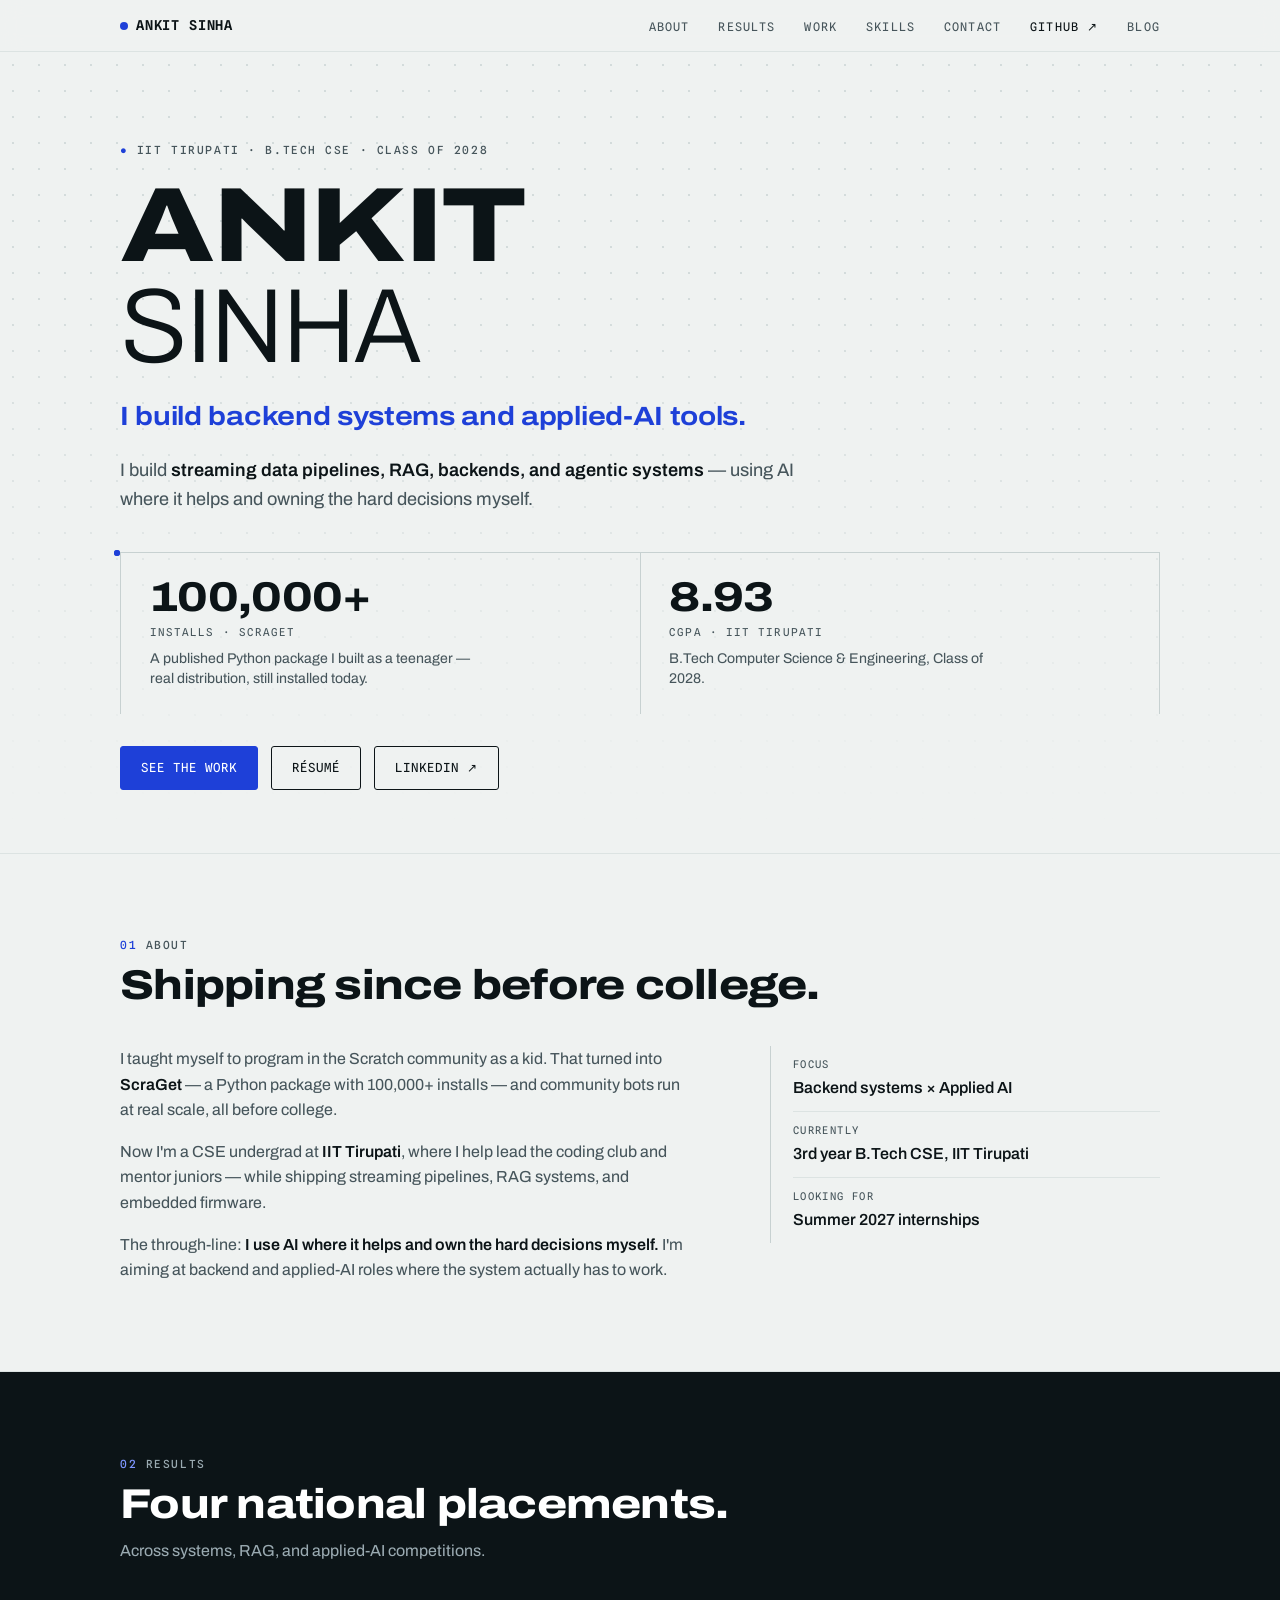
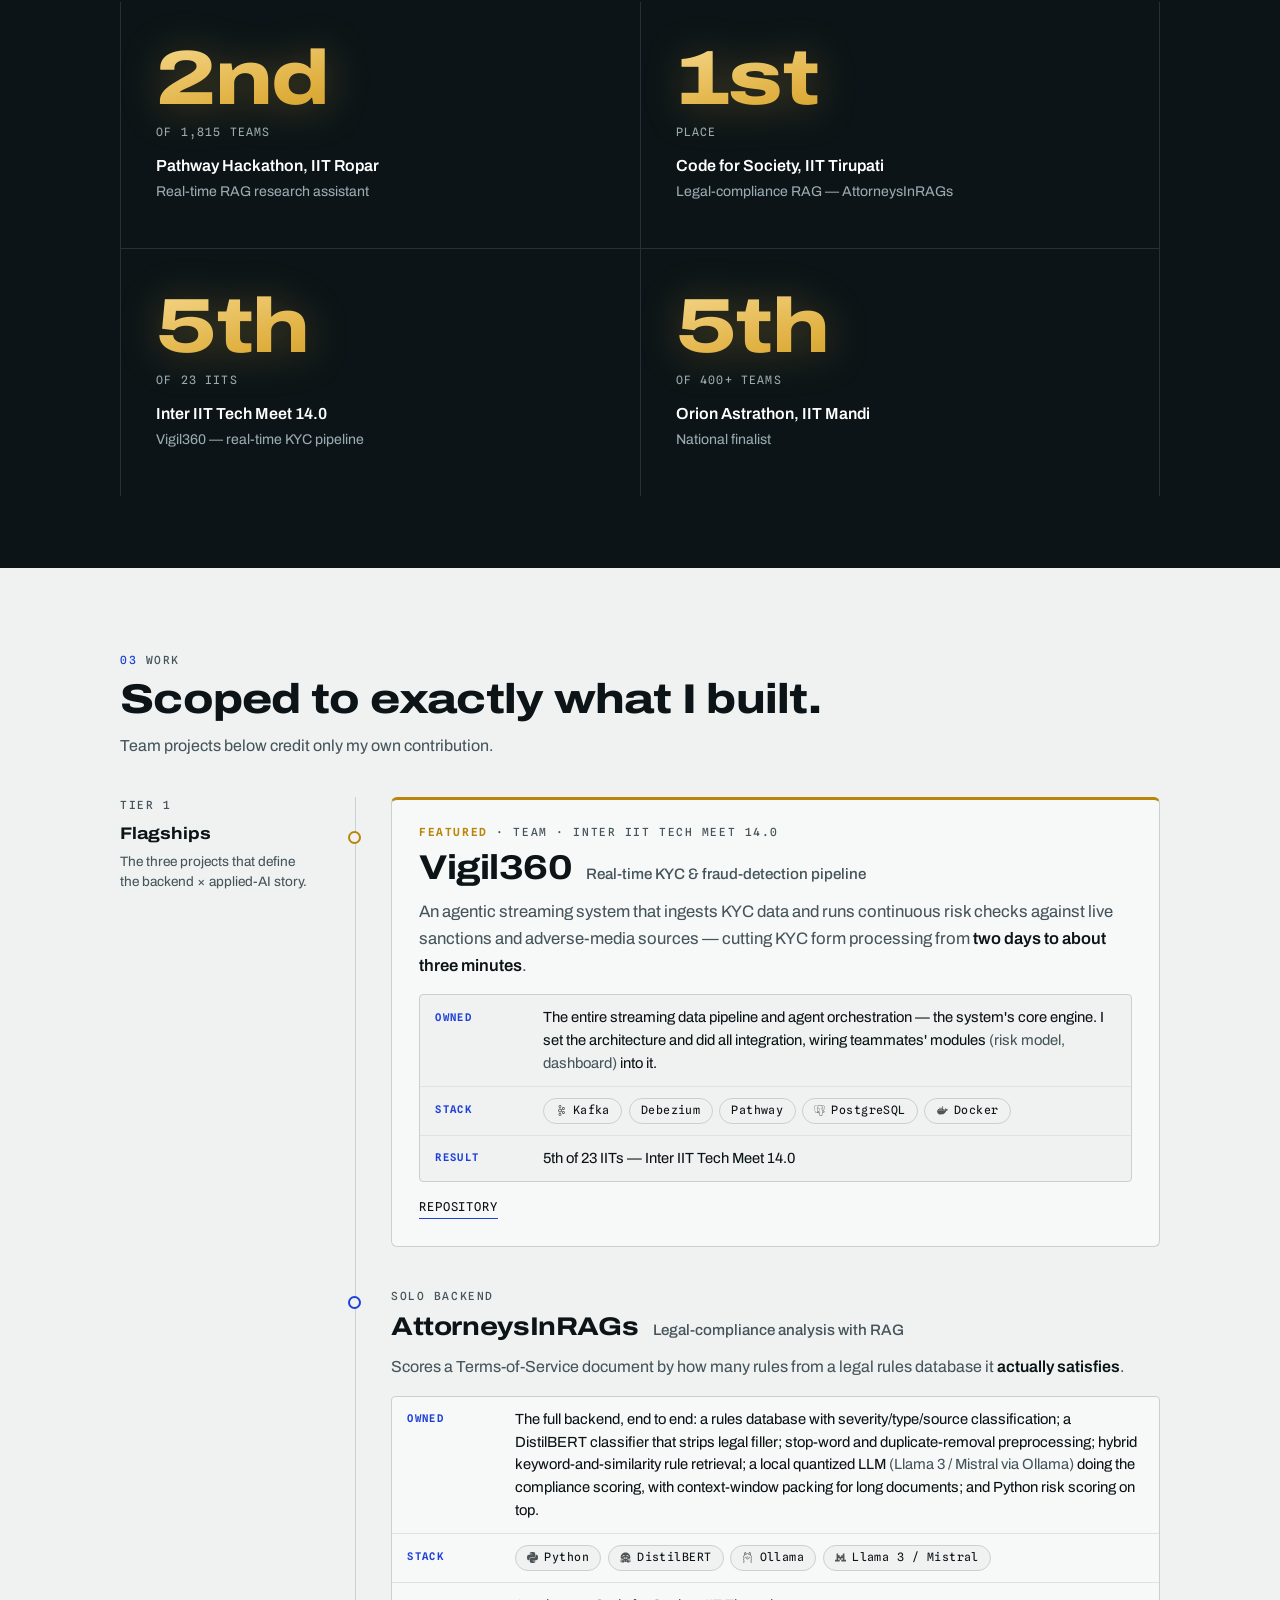
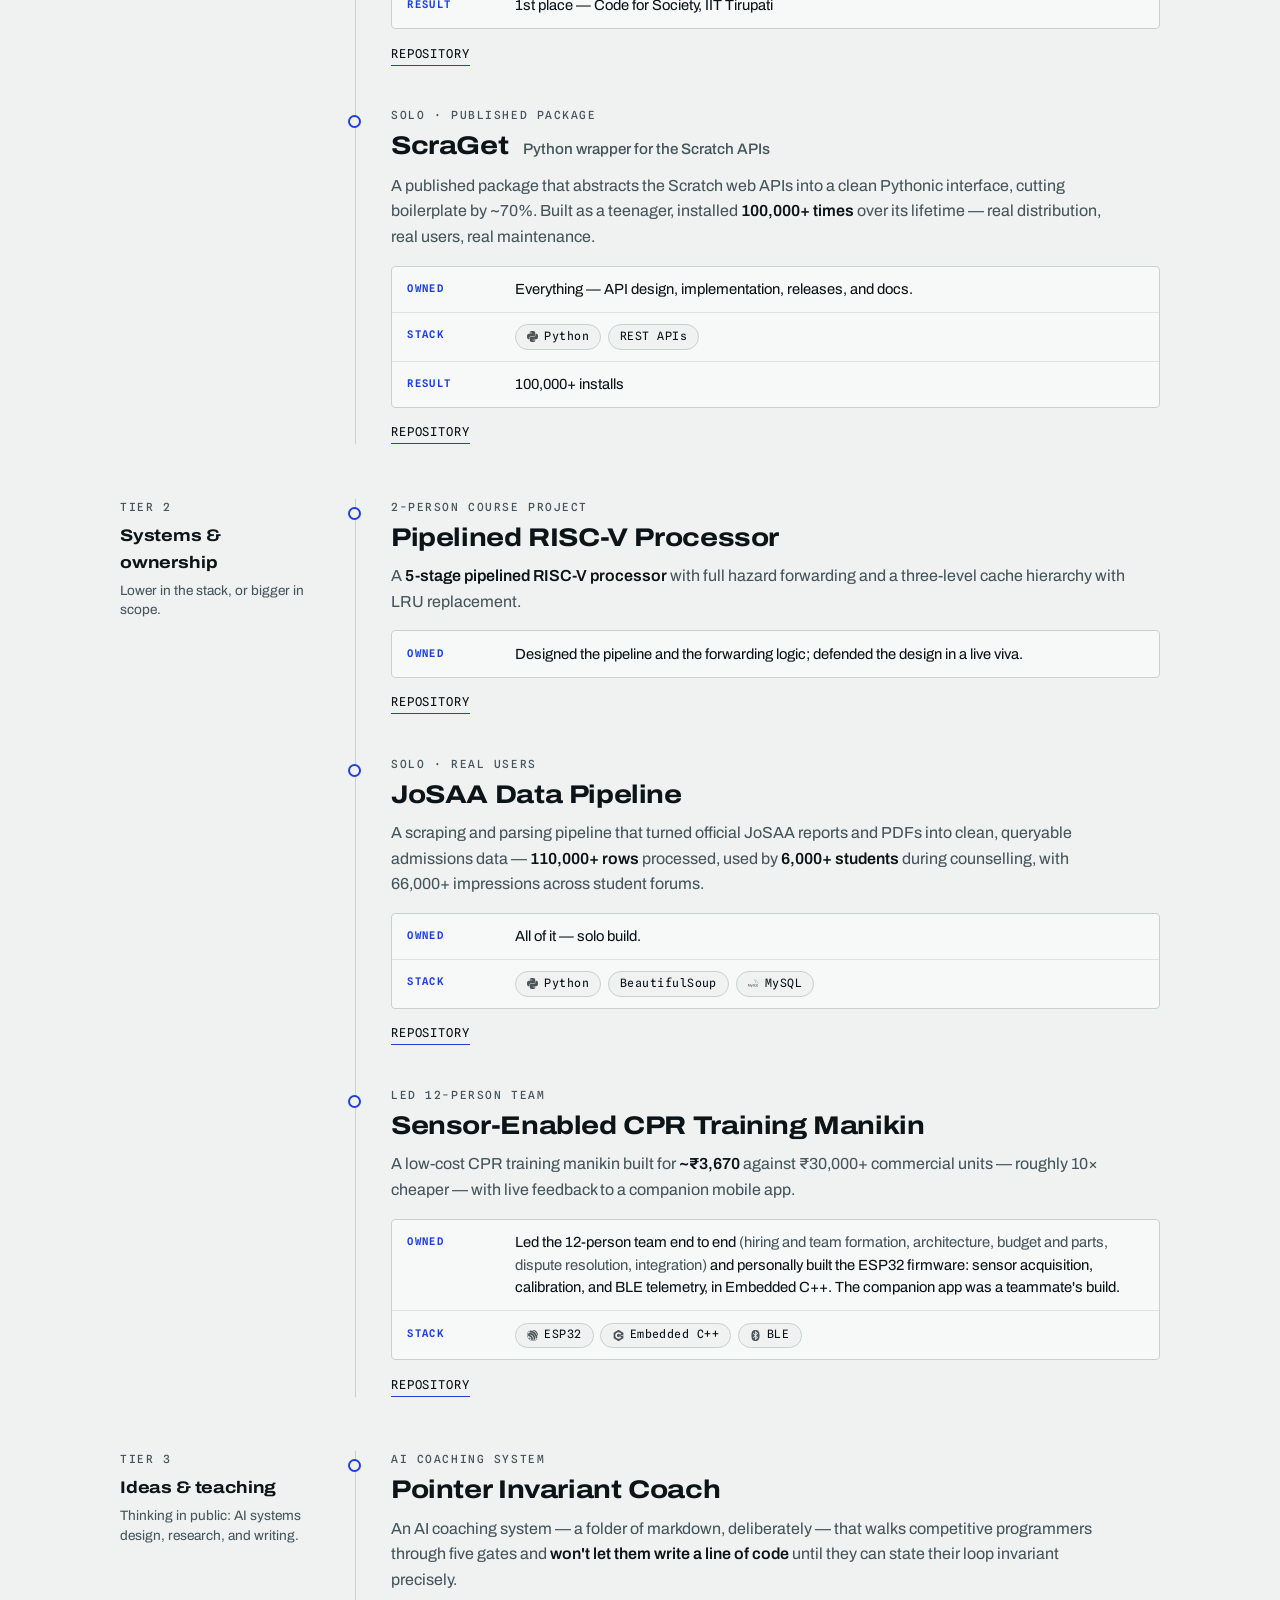
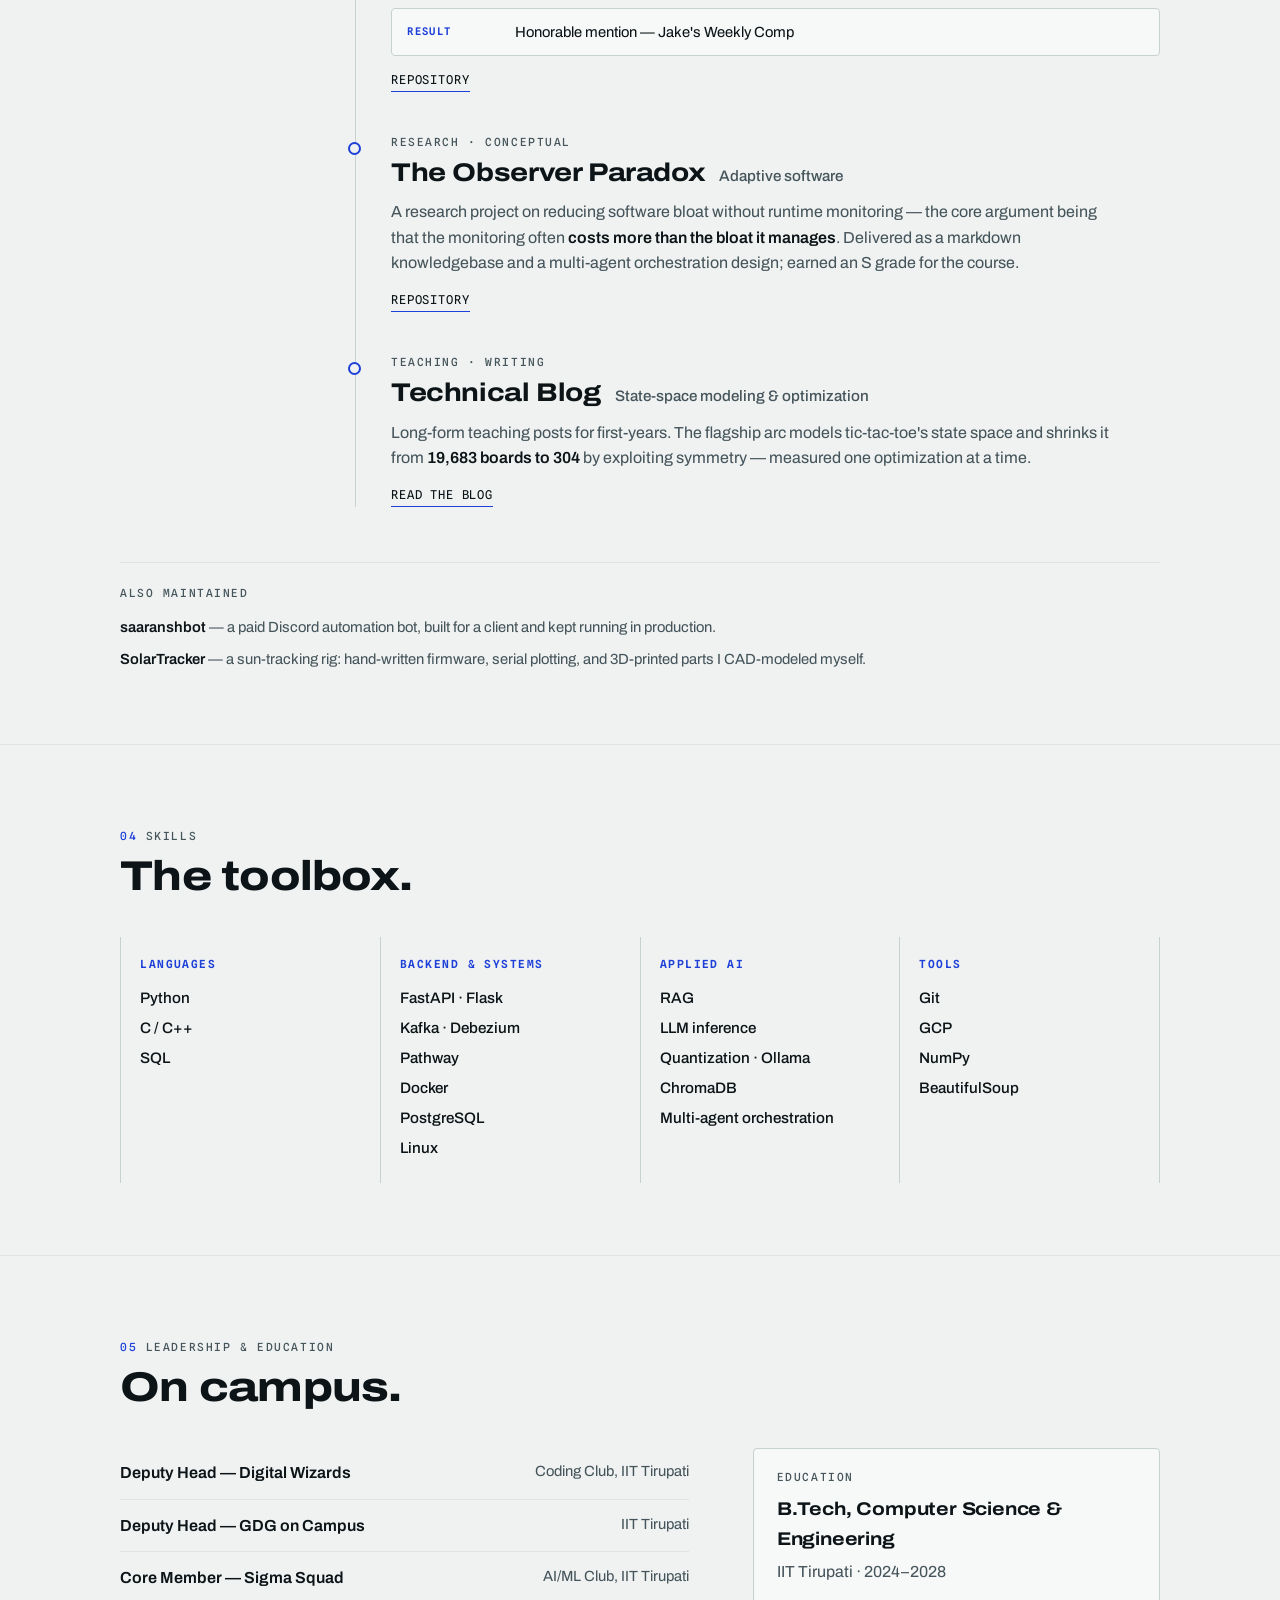
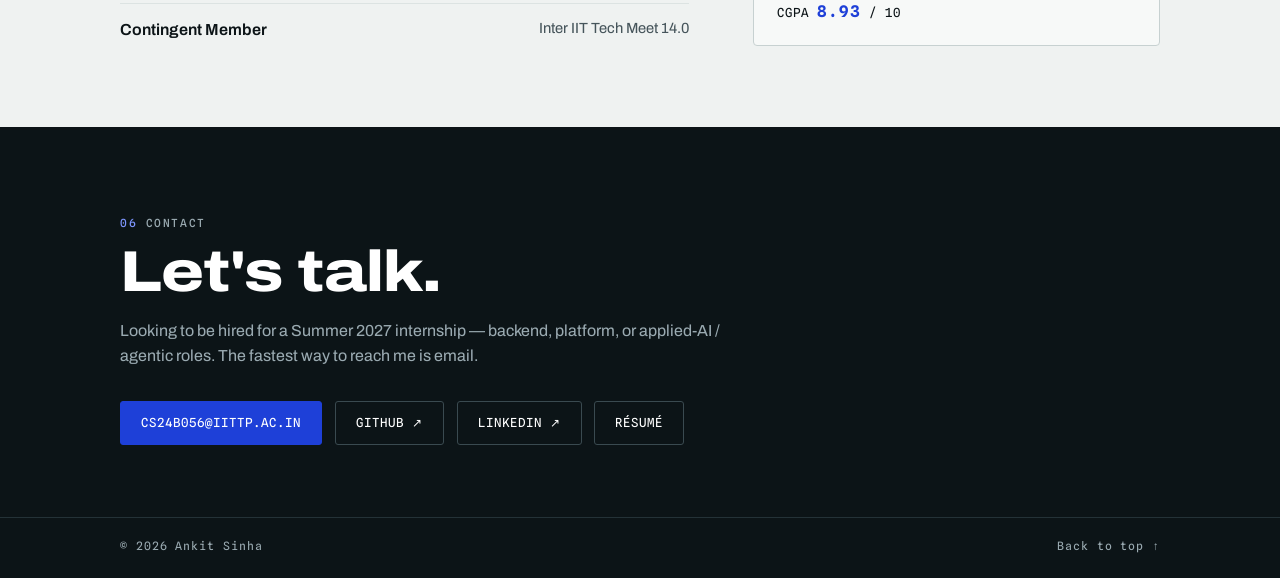
<file: index.html>
<!DOCTYPE html>
<html lang="en">
<head>
<meta charset="UTF-8">
<meta name="viewport" content="width=device-width, initial-scale=1.0">
<title>Ankit Sinha — Backend Systems &amp; Applied AI</title>
<meta name="description" content="Ankit Sinha builds backend systems and applied-AI tools. Third-year CSE at IIT Tirupati: streaming data pipelines, RAG, backends, and agentic systems.">
<link rel="preconnect" href="https://fonts.googleapis.com">
<link rel="preconnect" href="https://fonts.gstatic.com" crossorigin>
<link href="https://fonts.googleapis.com/css2?family=Archivo:wdth,wght@62..125,100..900&family=Spline+Sans+Mono:wght@400;500;600&display=swap" rel="stylesheet">
<style>
/* ============ tokens ============ */
:root{
  --paper:#EFF2F1;
  --paper-raise:#F7F9F8;
  --ink:#0C1417;
  --ink-soft:#46555B;
  --line:#C7D1D1;
  --line-soft:#DCE3E2;
  --cobalt:#1E40D8;
  --cobalt-bright:#7E96FF;   /* for dark band */
  --gold:#B8860B;
  --gold-soft:rgba(184,134,11,.55);
  --cobalt-pulse:rgba(30,64,216,.5);
  --band:#0C1417;
  --band-soft:#9AAAB1;
  --maxw:1120px;
  --display:'Archivo',system-ui,-apple-system,"Segoe UI",sans-serif;
  --mono:'Spline Sans Mono',ui-monospace,'SF Mono',Menlo,Consolas,monospace;
}
*{margin:0;padding:0;box-sizing:border-box}
html{-webkit-text-size-adjust:100%}
@media (prefers-reduced-motion: no-preference){ html{scroll-behavior:smooth} }
body{
  font-family:var(--display);
  font-weight:430;
  background:var(--paper);
  color:var(--ink);
  line-height:1.6;
  font-size:1.0rem;
  text-rendering:optimizeLegibility;
}
::selection{background:var(--cobalt);color:#fff}

a{color:inherit}
a:focus-visible,button:focus-visible{outline:2.5px solid var(--cobalt);outline-offset:3px;border-radius:2px}
img{max-width:100%}

.skip-link{
  position:absolute;left:1rem;top:-4rem;z-index:99;
  background:var(--cobalt);color:#fff;padding:.6rem 1rem;
  font-family:var(--mono);font-size:.8rem;text-decoration:none;border-radius:3px;
  transition:top .15s ease;
}
.skip-link:focus{top:1rem}

.wrap{max-width:var(--maxw);margin:0 auto;padding:0 clamp(1.1rem,4vw,2.5rem)}

/* mono utility label */
.tag{
  font-family:var(--mono);font-size:.7rem;letter-spacing:.14em;
  text-transform:uppercase;color:var(--ink-soft);font-weight:500;
}
.tag .dot{color:var(--cobalt)}

/* ============ nav ============ */
.nav{
  position:sticky;top:0;z-index:50;
  background:color-mix(in srgb, var(--paper) 88%, transparent);
  backdrop-filter:blur(10px);
  border-bottom:1px solid var(--line-soft);
}
.nav-inner{
  max-width:var(--maxw);margin:0 auto;
  padding:.8rem clamp(1.1rem,4vw,2.5rem);
  display:flex;align-items:center;justify-content:space-between;gap:1rem;
}
.nav-mark{
  font-family:var(--mono);font-weight:600;font-size:.85rem;letter-spacing:.06em;
  text-decoration:none;display:flex;align-items:center;gap:.5rem;
}
.nav-mark::before{
  content:"";width:8px;height:8px;border-radius:50%;
  background:var(--cobalt);display:inline-block;
}
.nav-links{display:flex;gap:clamp(.9rem,2.5vw,1.8rem);list-style:none;align-items:center}
.nav-links a{
  font-family:var(--mono);font-size:.74rem;letter-spacing:.1em;text-transform:uppercase;
  text-decoration:none;color:var(--ink-soft);padding:.25rem 0;
  border-bottom:2px solid transparent;
}
.nav-links a:hover{color:var(--ink);border-bottom-color:var(--cobalt)}
.nav-links .gh{color:var(--ink)}
@media (max-width:680px){
  .nav-links li.hide-m{display:none}
}

/* ============ hero ============ */
.hero{
  position:relative;
  padding:clamp(4rem,10vh,7.5rem) 0 clamp(3rem,7vh,5rem);
  background-image:radial-gradient(color-mix(in srgb, var(--line) 70%, transparent) 1px, transparent 1px);
  background-size:26px 26px;
  border-bottom:1px solid var(--line-soft);
}
.hero::after{ /* fade the dot grid toward the bottom */
  content:"";position:absolute;inset:0;pointer-events:none;
  background:linear-gradient(180deg, transparent 30%, var(--paper) 96%);
}
.hero .wrap{position:relative;z-index:1}
.hero h1{
  font-stretch:120%;
  font-weight:800;
  font-size:clamp(2.9rem,9.5vw,6.6rem);
  line-height:.96;
  letter-spacing:-.022em;
  text-transform:uppercase;
  margin:.9rem 0 0;
}
.hero h1 .thin{font-weight:300;font-stretch:95%}
.hero-role{
  margin-top:1.2rem;
  font-stretch:114%;font-weight:680;
  font-size:clamp(1.15rem,2.8vw,1.65rem);
  color:var(--cobalt);
  letter-spacing:-.012em;
}
.hero-lede{
  margin-top:1.1rem;max-width:38em;
  font-size:clamp(1rem,2vw,1.13rem);color:var(--ink-soft);
}
.hero-lede strong{color:var(--ink);font-weight:600}

/* stream line — the pipeline motif */
.stream{position:relative;height:1px;background:var(--line);margin:2.4rem 0 0;overflow:visible}
.stream i{
  position:absolute;top:-2.5px;left:-6px;width:6px;height:6px;border-radius:50%;
  background:var(--cobalt);
  animation:flow 5.5s linear infinite;
  animation-delay:-.9s;
}
.stream i:nth-child(2){animation-delay:-2.73s;opacity:.75}
.stream i:nth-child(3){animation-delay:-4.57s;opacity:.5}
@keyframes flow{
  0%{left:-1%;}
  100%{left:101%;}
}
@media (prefers-reduced-motion: reduce){
  .stream i{animation:none;display:none}
}

.hero-stats{
  display:grid;grid-template-columns:repeat(2,minmax(0,1fr));
  border-left:1px solid var(--line);
  margin-top:0;
}
.hero-stats div{
  border-right:1px solid var(--line);
  padding:1.4rem clamp(1.1rem,2.5vw,1.8rem) 1.5rem;
}
.hero-stats b{
  display:block;font-stretch:118%;font-weight:780;
  font-size:clamp(1.7rem,4vw,2.6rem);letter-spacing:-.015em;line-height:1.05;
}
.hero-stats span{
  display:block;margin-top:.3rem;
  font-family:var(--mono);font-size:.68rem;letter-spacing:.1em;
  text-transform:uppercase;color:var(--ink-soft);
}
.hero-stats .sub{
  display:block;margin-top:.45rem;
  font-family:var(--display);font-size:.88rem;letter-spacing:0;text-transform:none;
  color:var(--ink-soft);line-height:1.45;max-width:24em;
}

.hero-cta{display:flex;flex-wrap:wrap;gap:.8rem;margin-top:2rem}
.btn{
  font-family:var(--mono);font-size:.78rem;letter-spacing:.08em;text-transform:uppercase;
  text-decoration:none;padding:.7rem 1.25rem;border-radius:3px;
  border:1.5px solid var(--ink);
  transition:background .15s ease,color .15s ease;
  display:inline-block;
}
.btn:hover{background:var(--ink);color:var(--paper)}
.btn-solid{background:var(--cobalt);border-color:var(--cobalt);color:#fff}
.btn-solid:hover{background:#1632AE;border-color:#1632AE;color:#fff}

/* ============ sections ============ */
section{padding:clamp(3.2rem,8vh,5.5rem) 0}
.sec-head{margin-bottom:2.4rem}
.sec-head h2{
  font-stretch:118%;font-weight:780;
  font-size:clamp(1.7rem,4.5vw,2.6rem);
  letter-spacing:-.018em;line-height:1.05;
  margin-top:.55rem;
}
.sec-head p{margin-top:.7rem;max-width:42em;color:var(--ink-soft)}

/* about */
.about{border-bottom:1px solid var(--line-soft)}
.about-grid{display:grid;grid-template-columns:minmax(0,1.5fr) minmax(0,1fr);gap:clamp(1.6rem,5vw,4rem)}
.about-grid p{margin-bottom:1rem;color:var(--ink-soft);max-width:36em}
.about-grid p strong{color:var(--ink);font-weight:600}
.about-fact{
  border-left:1px solid var(--line);padding-left:1.4rem;
  align-self:start;
}
.about-fact dl div{padding:.65rem 0;border-bottom:1px solid var(--line-soft)}
.about-fact dl div:last-child{border-bottom:none}
.about-fact dt{font-family:var(--mono);font-size:.66rem;letter-spacing:.13em;text-transform:uppercase;color:var(--ink-soft)}
.about-fact dd{font-weight:560;margin-top:.1rem}
@media (max-width:760px){ .about-grid{grid-template-columns:1fr} }

/* ============ awards band ============ */
.awards{
  background:var(--band);color:var(--paper);
  border-top:1px solid var(--band);
}
.awards .tag{color:var(--band-soft)}
.awards .tag .dot{color:var(--cobalt-bright)}
.awards h2{color:#fff}
.awards .sec-head p{color:var(--band-soft)}
.awards-grid{
  display:grid;grid-template-columns:repeat(2,1fr);
  border-left:1px solid #243237;
}
.award{
  border-right:1px solid #243237;
  border-bottom:1px solid #243237;
  padding:2.6rem clamp(1.4rem,3vw,2.2rem) 2.9rem;
}
.award:nth-child(3),.award:nth-child(4){border-bottom:none}
.award .place{
  font-stretch:125%;font-weight:800;letter-spacing:-.02em;
  font-size:clamp(3rem,7vw,4.8rem);line-height:.95;
  background:linear-gradient(165deg,#F4D688 0%,#E0B040 42%,#B8860B 100%);
  -webkit-background-clip:text;background-clip:text;color:transparent;
  filter:drop-shadow(0 3px 20px rgba(224,176,64,.3));
}
.award .of{
  font-family:var(--mono);font-size:.72rem;letter-spacing:.1em;text-transform:uppercase;
  color:var(--band-soft);margin-top:.45rem;
}
.award .ev{font-weight:600;margin-top:.85rem;line-height:1.35;color:#fff}
.award .ctx{font-size:.88rem;color:var(--band-soft);margin-top:.3rem;line-height:1.45}
@media (max-width:480px){
  .awards-grid{grid-template-columns:1fr}
  .award{border-bottom:1px solid #243237 !important;border-right:none}
  .award:last-child{border-bottom:none !important}
}

/* ============ projects ============ */
.tier{display:grid;grid-template-columns:190px minmax(0,1fr);gap:clamp(1.2rem,3.5vw,3rem);margin-bottom:3.4rem}
.tier:last-of-type{margin-bottom:0}
.tier-label{position:sticky;top:4.4rem;align-self:start}
.tier-label .t-name{
  font-stretch:115%;font-weight:720;font-size:1.05rem;letter-spacing:-.01em;margin-top:.4rem;
}
.tier-label .t-sub{font-size:.85rem;color:var(--ink-soft);margin-top:.25rem;line-height:1.45}
.cards{position:relative;border-left:1px solid var(--line);padding-left:clamp(1.4rem,3vw,2.2rem);display:grid;gap:2.6rem}
.project{
  position:relative;
  --node-top:.5rem;--node-color:var(--cobalt);--pulse:var(--cobalt-pulse);
  /* node renders 14px wide (9px + 2.5px border each side); line center sits at -0.5px,
     so the node's left edge goes to -7.5px past the card padding */
  --node-left:calc(-1 * clamp(1.4rem,3vw,2.2rem) - 7.5px);
}
.project::before{
  content:"";position:absolute;top:var(--node-top);
  left:var(--node-left);
  width:9px;height:9px;border-radius:50%;
  background:var(--paper);border:2.5px solid var(--node-color);
  z-index:2;
  transition:background .25s ease;
}
.project.passed::before{background:var(--node-color)}
/* one-time ripple emitted when the traveling dot reaches a node */
.project::after{
  content:"";position:absolute;top:calc(var(--node-top) + 2.5px);
  left:calc(var(--node-left) + 2.5px);
  width:9px;height:9px;border-radius:50%;
  pointer-events:none;opacity:0;z-index:1;
}
.project.pulse::after{
  opacity:1;
  animation:ripple .85s cubic-bezier(.2,.6,.35,1) forwards;
}
@keyframes ripple{
  from{box-shadow:0 0 0 0 var(--pulse)}
  to{box-shadow:0 0 0 28px rgba(0,0,0,0)}
}
/* traversed-line fill + traveling dot (driven by JS; absent under reduced motion) */
.trail-fill{
  position:absolute;left:-2px;top:0;width:3px;height:100%;
  pointer-events:none;clip-path:inset(0 0 100% 0);
}
.trail-dot{
  position:absolute;left:-5.5px;top:0;width:10px;height:10px;border-radius:50%;
  background:var(--cobalt);
  box-shadow:0 0 0 3px var(--paper),0 0 12px 2px var(--cobalt-pulse);
  pointer-events:none;opacity:0;z-index:3;
}
@media (prefers-reduced-motion: reduce){
  .trail-fill,.trail-dot{display:none}
  .project.pulse::after{animation:none;opacity:0}
}
/* featured project — Vigil360 */
.project.featured{
  --node-top:1.95rem;
  --node-color:var(--gold);
  --pulse:var(--gold-soft);
  /* this card has a 1px border, which shifts its padding box right by 1px */
  --node-left:calc(-1 * clamp(1.4rem,3vw,2.2rem) - 8.5px);
  background:var(--paper-raise);
  border:1px solid var(--line);
  border-top:3px solid var(--gold);
  border-radius:6px;
  padding:1.5rem clamp(1.1rem,2.5vw,1.7rem) 1.7rem;
}
.project.featured .p-head h3{font-size:clamp(1.55rem,3.4vw,2.15rem)}
.project.featured .p-desc{max-width:none;font-size:1.04rem}
.project.featured .manifest{background:var(--paper)}
.tag .feat{color:var(--gold);font-weight:600}
.p-head{display:flex;flex-wrap:wrap;align-items:baseline;gap:.4rem .9rem;margin-top:.45rem}
.p-head h3{
  font-stretch:116%;font-weight:740;font-size:clamp(1.25rem,2.6vw,1.6rem);
  letter-spacing:-.015em;line-height:1.1;
}
.p-sub{color:var(--ink-soft);font-weight:520;font-size:.95rem}
.p-desc{margin-top:.7rem;max-width:46em;color:var(--ink-soft)}
.p-desc strong{color:var(--ink);font-weight:600}

.manifest{
  margin-top:1rem;border:1px solid var(--line);border-radius:4px;
  background:var(--paper-raise);
  font-size:.92rem;
}
.manifest > div{
  display:grid;grid-template-columns:92px minmax(0,1fr);gap:1rem;
  padding:.7rem .95rem;border-bottom:1px solid var(--line-soft);
}
.manifest > div:last-child{border-bottom:none}
.manifest .k{
  font-family:var(--mono);font-size:.66rem;letter-spacing:.13em;text-transform:uppercase;
  color:var(--cobalt);font-weight:600;padding-top:.22em;
}
.manifest .v{color:var(--ink);line-height:1.55}
.manifest .v em{font-style:normal;color:var(--ink-soft)}
@media (max-width:560px){
  .manifest > div{grid-template-columns:1fr;gap:.15rem}
}

.chips{display:flex;flex-wrap:wrap;gap:.4rem}
.chips span{
  display:inline-flex;align-items:center;gap:.38rem;
  font-family:var(--mono);font-size:.72rem;letter-spacing:.04em;
  border:1px solid var(--line);border-radius:99px;
  padding:.18rem .7rem;background:var(--paper);
}
.chips svg{width:11px;height:11px;flex:none;opacity:.7}
.p-links{margin-top:.9rem;display:flex;flex-wrap:wrap;gap:1.1rem;align-items:center}
.p-links a{
  font-family:var(--mono);font-size:.76rem;letter-spacing:.07em;text-transform:uppercase;
  color:var(--ink);text-decoration:none;border-bottom:1.5px solid var(--cobalt);
  padding-bottom:.1rem;
}
.p-links a:hover{color:var(--cobalt)}
.p-links .soon{
  font-family:var(--mono);font-size:.68rem;letter-spacing:.08em;text-transform:uppercase;
  color:var(--ink-soft);
}
@media (max-width:760px){
  .tier{grid-template-columns:1fr;gap:1rem}
  .tier-label{position:static}
}

/* footnotes */
.footnotes{
  margin-top:3rem;border-top:1px solid var(--line-soft);padding-top:1.4rem;
}
.footnotes ul{list-style:none;display:grid;gap:.55rem;margin-top:.8rem}
.footnotes li{font-size:.92rem;color:var(--ink-soft);max-width:52em}
.footnotes li b{color:var(--ink);font-weight:600}

/* ============ skills ============ */
.skills{border-top:1px solid var(--line-soft)}
.skills-grid{display:grid;grid-template-columns:repeat(4,1fr);gap:0;border-left:1px solid var(--line)}
.skill-col{border-right:1px solid var(--line);padding:1.2rem 1.2rem 1.4rem}
.skill-col h3{
  font-family:var(--mono);font-size:.7rem;letter-spacing:.13em;text-transform:uppercase;
  color:var(--cobalt);font-weight:600;margin-bottom:.8rem;
}
.skill-col ul{list-style:none;display:grid;gap:.35rem}
.skill-col li{font-weight:520;font-size:.95rem}
@media (max-width:880px){
  .skills-grid{grid-template-columns:repeat(2,1fr)}
  .skill-col{border-bottom:1px solid var(--line)}
  .skill-col:nth-child(3),.skill-col:nth-child(4){border-bottom:none}
}
@media (max-width:480px){
  .skills-grid{grid-template-columns:1fr}
  .skill-col{border-bottom:1px solid var(--line) !important;border-right:none}
  .skill-col:last-child{border-bottom:none !important}
}

/* ============ roles / education ============ */
.roles{border-top:1px solid var(--line-soft)}
.roles-grid{display:grid;grid-template-columns:minmax(0,1.4fr) minmax(0,1fr);gap:clamp(1.6rem,5vw,4rem)}
.roles ul{list-style:none;display:grid;gap:0}
.roles li{
  display:flex;justify-content:space-between;gap:1rem;flex-wrap:wrap;
  padding:.8rem 0;border-bottom:1px solid var(--line-soft);
}
.roles li:last-child{border-bottom:none}
.roles li b{font-weight:620}
.roles li span{color:var(--ink-soft);font-size:.92rem}
.edu{
  border:1px solid var(--line);border-radius:4px;background:var(--paper-raise);
  padding:1.3rem 1.4rem;align-self:start;
}
.edu .deg{font-stretch:114%;font-weight:700;font-size:1.15rem;letter-spacing:-.01em;margin-top:.5rem}
.edu .meta{color:var(--ink-soft);margin-top:.3rem}
.edu .cg{
  margin-top:.9rem;font-family:var(--mono);font-size:.78rem;letter-spacing:.08em;
  text-transform:uppercase;
}
.edu .cg b{color:var(--cobalt);font-size:1rem}
@media (max-width:760px){ .roles-grid{grid-template-columns:1fr} }

/* ============ contact ============ */
.contact{
  background:var(--band);color:var(--paper);
}
.contact h2{
  font-stretch:120%;font-weight:800;color:#fff;
  font-size:clamp(2rem,6vw,3.6rem);letter-spacing:-.02em;line-height:1.02;
  margin-top:.6rem;max-width:14em;
}
.contact p{color:var(--band-soft);margin-top:1rem;max-width:38em}
.contact .tag{color:var(--band-soft)}
.contact .tag .dot{color:var(--cobalt-bright)}
.contact-cta{display:flex;flex-wrap:wrap;gap:.8rem;margin-top:2rem}
.contact .btn{border-color:#3A4A50;color:#fff}
.contact .btn:hover{background:#fff;border-color:#fff;color:var(--band)}
.contact .btn-solid{background:var(--cobalt);border-color:var(--cobalt)}
.contact .btn-solid:hover{background:var(--cobalt-bright);border-color:var(--cobalt-bright);color:var(--band)}

footer{
  background:var(--band);color:var(--band-soft);
  border-top:1px solid #243237;
}
footer .wrap{
  padding-top:1.2rem;padding-bottom:1.4rem;
  display:flex;justify-content:space-between;gap:1rem;flex-wrap:wrap;
  font-family:var(--mono);font-size:.72rem;letter-spacing:.08em;
}
footer a{color:var(--band-soft);text-decoration:none}
footer a:hover{color:#fff}

/* ============ reveal ============ */
.reveal{opacity:0;transform:translateY(14px)}
.reveal.in{opacity:1;transform:none;transition:opacity .55s ease,transform .55s ease}
@media (prefers-reduced-motion: reduce){
  .reveal{opacity:1;transform:none;transition:none}
}
</style>
</head>
<body>

<a class="skip-link" href="#work">Skip to work</a>

<nav class="nav" aria-label="Site">
  <div class="nav-inner">
    <a class="nav-mark" href="#top">ANKIT&nbsp;SINHA</a>
    <ul class="nav-links">
      <li><a href="#about" class="hide-m">About</a></li>
      <li class="hide-m"><a href="#results">Results</a></li>
      <li><a href="#work">Work</a></li>
      <li class="hide-m"><a href="#skills">Skills</a></li>
      <li><a href="#contact">Contact</a></li>
      <li><a class="gh" href="https://github.com/Quantum-Codes" target="_blank" rel="noopener">GitHub ↗</a></li>
      <li><a href="/blog">Blog</a></li>
    </ul>
  </div>
</nav>

<!-- ============ HERO ============ -->
<header class="hero" id="top">
  <div class="wrap">
    <p class="tag"><span class="dot">●</span> IIT Tirupati · B.Tech CSE · Class of 2028</p>
    <h1>Ankit<br><span class="thin">Sinha</span></h1>
    <p class="hero-role">I build backend systems and applied-AI tools.</p>
    <p class="hero-lede">
      I build <strong>streaming data pipelines, RAG, backends, and agentic systems</strong> —
      using AI where it helps and owning the hard decisions myself.
    </p>

    <div class="stream" aria-hidden="true"><i></i><i></i><i></i></div>

    <div class="hero-stats" role="list">
      <div role="listitem">
        <b>100,000+</b><span>installs · ScraGet</span>
        <span class="sub">A published Python package I built as a teenager — real distribution, still installed today.</span>
      </div>
      <div role="listitem">
        <b>8.93</b><span>CGPA · IIT Tirupati</span>
        <span class="sub">B.Tech Computer Science &amp; Engineering, Class of 2028.</span>
      </div>
    </div>

    <div class="hero-cta">
      <a class="btn btn-solid" href="#work">See the work</a>
      <a class="btn" href="https://drive.google.com/file/d/1_g8Rqu2Nm35WOHWZbfrxBNhBHPG2LHpQ/view?usp=drive_link" target="_blank" rel="noopener">Résumé</a>
      <a class="btn" href="https://www.linkedin.com/in/-ankit-sinha" target="_blank" rel="noopener">LinkedIn ↗</a>
    </div>
  </div>
</header>

<!-- ============ ABOUT ============ -->
<section class="about" id="about">
  <div class="wrap">
    <div class="sec-head reveal">
      <p class="tag"><span class="dot">01</span> About</p>
      <h2>Shipping since before college.</h2>
    </div>
    <div class="about-grid reveal">
      <div>
        <p>
          I taught myself to program in the Scratch community as a kid. That turned into
          <strong>ScraGet</strong> — a Python package with 100,000+ installs — and community bots run at
          real scale, all before college.
        </p>
        <p>
          Now I'm a CSE undergrad at <strong>IIT Tirupati</strong>, where I help lead the coding club
          and mentor juniors — while shipping streaming pipelines, RAG systems, and embedded firmware.
        </p>
        <p>
          The through-line: <strong>I use AI where it helps and own the hard decisions myself.</strong>
          I'm aiming at backend and applied-AI roles where the system actually has to work.
        </p>
      </div>
      <aside class="about-fact" aria-label="Quick facts">
        <dl>
          <div><dt>Focus</dt><dd>Backend systems × Applied AI</dd></div>
          <div><dt>Currently</dt><dd>3rd year B.Tech CSE, IIT Tirupati</dd></div>
          <div><dt>Looking for</dt><dd>Summer 2027 internships</dd></div>
        </dl>
      </aside>
    </div>
  </div>
</section>

<!-- ============ RESULTS ============ -->
<section class="awards" id="results">
  <div class="wrap">
    <div class="sec-head reveal">
      <p class="tag"><span class="dot">02</span> Results</p>
      <h2>Four national placements.</h2>
      <p>Across systems, RAG, and applied-AI competitions.</p>
    </div>
    <div class="awards-grid reveal">
      <div class="award">
        <div class="place">2nd</div>
        <div class="of">of 1,815 teams</div>
        <div class="ev">Pathway Hackathon, IIT&nbsp;Ropar</div>
        <div class="ctx">Real-time RAG research assistant</div>
      </div>
      <div class="award">
        <div class="place">1st</div>
        <div class="of">place</div>
        <div class="ev">Code for Society, IIT&nbsp;Tirupati</div>
        <div class="ctx">Legal-compliance RAG — AttorneysInRAGs</div>
      </div>
      <div class="award">
        <div class="place">5th</div>
        <div class="of">of 23 IITs</div>
        <div class="ev">Inter IIT Tech Meet 14.0</div>
        <div class="ctx">Vigil360 — real-time KYC pipeline</div>
      </div>
      <div class="award">
        <div class="place">5th</div>
        <div class="of">of 400+ teams</div>
        <div class="ev">Orion Astrathon, IIT&nbsp;Mandi</div>
        <div class="ctx">National finalist</div>
      </div>
    </div>
  </div>
</section>

<!-- ============ WORK ============ -->
<section id="work">
  <div class="wrap">
    <div class="sec-head reveal">
      <p class="tag"><span class="dot">03</span> Work</p>
      <h2>Scoped to exactly what I built.</h2>
      <p>
        Team projects below credit only my own contribution.
      </p>
    </div>

    <!-- Tier 1 -->
    <div class="tier reveal">
      <div class="tier-label">
        <p class="tag">Tier 1</p>
        <p class="t-name">Flagships</p>
        <p class="t-sub">The three projects that define the backend × applied-AI story.</p>
      </div>
      <div class="cards">

        <article class="project featured">
          <p class="tag"><span class="feat">Featured</span> · Team · Inter IIT Tech Meet 14.0</p>
          <div class="p-head">
            <h3>Vigil360</h3>
            <span class="p-sub">Real-time KYC &amp; fraud-detection pipeline</span>
          </div>
          <p class="p-desc">
            An agentic streaming system that ingests KYC data and runs continuous risk checks against
            live sanctions and adverse-media sources — cutting KYC form processing from
            <strong>two days to about three minutes</strong>.
          </p>
          <div class="manifest">
            <div>
              <span class="k">Owned</span>
              <span class="v">The entire streaming data pipeline and agent orchestration — the system's
              core engine. I set the architecture and did all integration, wiring teammates' modules
              <em>(risk model, dashboard)</em> into it.</span>
            </div>
            <div>
              <span class="k">Stack</span>
              <span class="v chips"><span data-icon="kafka">Kafka</span><span>Debezium</span><span>Pathway</span><span data-icon="postgresql">PostgreSQL</span><span data-icon="docker">Docker</span></span>
            </div>
            <div>
              <span class="k">Result</span>
              <span class="v">5th of 23 IITs — Inter IIT Tech Meet 14.0</span>
            </div>
          </div>
          <div class="p-links">
            <a href="https://github.com/Quantum-Codes/Pathway-InterIIT-14" target="_blank" rel="noopener">Repository</a>
          </div>
        </article>

        <article class="project">
          <p class="tag">Solo backend</p>
          <div class="p-head">
            <h3>AttorneysInRAGs</h3>
            <span class="p-sub">Legal-compliance analysis with RAG</span>
          </div>
          <p class="p-desc">
            Scores a Terms-of-Service document by how many rules from a legal rules database it
            <strong>actually satisfies</strong>.
          </p>
          <div class="manifest">
            <div>
              <span class="k">Owned</span>
              <span class="v">The full backend, end to end: a rules database with severity/type/source
              classification; a DistilBERT classifier that strips legal filler; stop-word and
              duplicate-removal preprocessing; hybrid keyword-and-similarity rule retrieval; a local
              quantized LLM <em>(Llama&nbsp;3 / Mistral via Ollama)</em> doing the compliance scoring,
              with context-window packing for long documents; and Python risk scoring on top.</span>
            </div>
            <div>
              <span class="k">Stack</span>
              <span class="v chips"><span data-icon="python">Python</span><span data-icon="huggingface">DistilBERT</span><span data-icon="ollama">Ollama</span><span data-icon="mistral">Llama 3 / Mistral</span></span>
            </div>
            <div>
              <span class="k">Result</span>
              <span class="v">1st place — Code for Society, IIT Tirupati</span>
            </div>
          </div>
          <div class="p-links">
            <a href="https://github.com/Quantum-Codes/AttorneysInRAGs" target="_blank" rel="noopener">Repository</a>
          </div>
        </article>

        <article class="project">
          <p class="tag">Solo · Published package</p>
          <div class="p-head">
            <h3>ScraGet</h3>
            <span class="p-sub">Python wrapper for the Scratch APIs</span>
          </div>
          <p class="p-desc">
            A published package that abstracts the Scratch web APIs into a clean Pythonic interface,
            cutting boilerplate by ~70%. Built as a teenager, installed
            <strong>100,000+ times</strong> over its lifetime — real distribution, real users, real
            maintenance.
          </p>
          <div class="manifest">
            <div>
              <span class="k">Owned</span>
              <span class="v">Everything — API design, implementation, releases, and docs.</span>
            </div>
            <div>
              <span class="k">Stack</span>
              <span class="v chips"><span data-icon="python">Python</span><span>REST APIs</span></span>
            </div>
            <div>
              <span class="k">Result</span>
              <span class="v">100,000+ installs</span>
            </div>
          </div>
          <div class="p-links">
            <a href="https://github.com/Quantum-Codes/ScraGet" target="_blank" rel="noopener">Repository</a>
          </div>
        </article>

      </div>
    </div>

    <!-- Tier 2 -->
    <div class="tier reveal">
      <div class="tier-label">
        <p class="tag">Tier 2</p>
        <p class="t-name">Systems &amp; ownership</p>
        <p class="t-sub">Lower in the stack, or bigger in scope.</p>
      </div>
      <div class="cards">

        <article class="project">
          <p class="tag">2-person course project</p>
          <div class="p-head">
            <h3>Pipelined RISC-V Processor</h3>
          </div>
          <p class="p-desc">
            A <strong>5-stage pipelined RISC-V processor</strong> with full hazard forwarding and a
            three-level cache hierarchy with LRU replacement.
          </p>
          <div class="manifest">
            <div>
              <span class="k">Owned</span>
              <span class="v">Designed the pipeline and the forwarding logic; defended the design in a
              live viva.</span>
            </div>
          </div>
          <div class="p-links">
            <a href="https://github.com/Quantum-Codes/riscv-pipelined-processor" target="_blank" rel="noopener">Repository</a>
          </div>
        </article>

        <article class="project">
          <p class="tag">Solo · Real users</p>
          <div class="p-head">
            <h3>JoSAA Data Pipeline</h3>
          </div>
          <p class="p-desc">
            A scraping and parsing pipeline that turned official JoSAA reports and PDFs into clean,
            queryable admissions data — <strong>110,000+ rows</strong> processed, used by
            <strong>6,000+ students</strong> during counselling, with 66,000+ impressions across
            student forums.
          </p>
          <div class="manifest">
            <div>
              <span class="k">Owned</span>
              <span class="v">All of it — solo build.</span>
            </div>
            <div>
              <span class="k">Stack</span>
              <span class="v chips"><span data-icon="python">Python</span><span>BeautifulSoup</span><span data-icon="mysql">MySQL</span></span>
            </div>
          </div>
          <div class="p-links">
            <a href="https://github.com/Quantum-Codes/JoSAA_2024" target="_blank" rel="noopener">Repository</a>
          </div>
        </article>

        <article class="project">
          <p class="tag">Led 12-person team</p>
          <div class="p-head">
            <h3>Sensor-Enabled CPR Training Manikin</h3>
          </div>
          <p class="p-desc">
            A low-cost CPR training manikin built for <strong>~₹3,670</strong> against ₹30,000+
            commercial units — roughly 10× cheaper — with live feedback to a companion mobile app.
          </p>
          <div class="manifest">
            <div>
              <span class="k">Owned</span>
              <span class="v">Led the 12-person team end to end <em>(hiring and team formation,
              architecture, budget and parts, dispute resolution, integration)</em> and personally
              built the ESP32 firmware: sensor acquisition, calibration, and BLE telemetry, in
              Embedded C++. The companion app was a teammate's build.</span>
            </div>
            <div>
              <span class="k">Stack</span>
              <span class="v chips"><span data-icon="esp32">ESP32</span><span data-icon="cpp">Embedded C++</span><span data-icon="ble">BLE</span></span>
            </div>
          </div>
          <div class="p-links">
            <a href="https://github.com/Quantum-Codes/medical-manikin" target="_blank" rel="noopener">Repository</a>
          </div>
        </article>

      </div>
    </div>

    <!-- Tier 3 -->
    <div class="tier reveal">
      <div class="tier-label">
        <p class="tag">Tier 3</p>
        <p class="t-name">Ideas &amp; teaching</p>
        <p class="t-sub">Thinking in public: AI systems design, research, and writing.</p>
      </div>
      <div class="cards">

        <article class="project">
          <p class="tag">AI coaching system</p>
          <div class="p-head">
            <h3>Pointer Invariant Coach</h3>
          </div>
          <p class="p-desc">
            An AI coaching system — a folder of markdown, deliberately — that walks competitive
            programmers through five gates and <strong>won't let them write a line of code</strong>
            until they can state their loop invariant precisely.
          </p>
          <div class="manifest">
            <div>
              <span class="k">Result</span>
              <span class="v">Honorable mention — Jake's Weekly Comp</span>
            </div>
          </div>
          <div class="p-links">
            <a href="https://github.com/Quantum-Codes/pointer-invariant-coach" target="_blank" rel="noopener">Repository</a>
          </div>
        </article>

        <article class="project">
          <p class="tag">Research · Conceptual</p>
          <div class="p-head">
            <h3>The Observer Paradox</h3>
            <span class="p-sub">Adaptive software</span>
          </div>
          <p class="p-desc">
            A research project on reducing software bloat without runtime monitoring — the core
            argument being that the monitoring often <strong>costs more than the bloat it manages</strong>.
            Delivered as a markdown knowledgebase and a multi-agent orchestration design; earned an
            S grade for the course.
          </p>
          <div class="p-links">
            <a href="https://github.com/Quantum-Codes/adaptive-software-framework" target="_blank" rel="noopener">Repository</a>
          </div>
        </article>

        <article class="project">
          <p class="tag">Teaching · Writing</p>
          <div class="p-head">
            <h3>Technical Blog</h3>
            <span class="p-sub">State-space modeling &amp; optimization</span>
          </div>
          <p class="p-desc">
            Long-form teaching posts for first-years. The flagship arc models tic-tac-toe's state
            space and shrinks it from <strong>19,683 boards to 304</strong> by exploiting symmetry —
            measured one optimization at a time.
          </p>
          <div class="p-links">
            <a href="https://quantum-codes.github.io/blog/" target="_blank" rel="noopener">Read the blog</a>
          </div>
        </article>

      </div>
    </div>

    <div class="footnotes reveal">
      <p class="tag">Also maintained</p>
      <ul>
        <li><b>saaranshbot</b> — a paid Discord automation bot, built for a client and kept running in production.</li>
        <li><b>SolarTracker</b> — a sun-tracking rig: hand-written firmware, serial plotting, and 3D-printed parts I CAD-modeled myself.</li>
      </ul>
    </div>

  </div>
</section>

<!-- ============ SKILLS ============ -->
<section class="skills" id="skills">
  <div class="wrap">
    <div class="sec-head reveal">
      <p class="tag"><span class="dot">04</span> Skills</p>
      <h2>The toolbox.</h2>
    </div>
    <div class="skills-grid reveal">
      <div class="skill-col">
        <h3>Languages</h3>
        <ul><li>Python</li><li>C / C++</li><li>SQL</li></ul>
      </div>
      <div class="skill-col">
        <h3>Backend &amp; systems</h3>
        <ul><li>FastAPI · Flask</li><li>Kafka · Debezium</li><li>Pathway</li><li>Docker</li><li>PostgreSQL</li><li>Linux</li></ul>
      </div>
      <div class="skill-col">
        <h3>Applied AI</h3>
        <ul><li>RAG</li><li>LLM inference</li><li>Quantization · Ollama</li><li>ChromaDB</li><li>Multi-agent orchestration</li></ul>
      </div>
      <div class="skill-col">
        <h3>Tools</h3>
        <ul><li>Git</li><li>GCP</li><li>NumPy</li><li>BeautifulSoup</li></ul>
      </div>
    </div>
  </div>
</section>

<!-- ============ ROLES & EDUCATION ============ -->
<section class="roles" id="roles">
  <div class="wrap">
    <div class="sec-head reveal">
      <p class="tag"><span class="dot">05</span> Leadership &amp; education</p>
      <h2>On campus.</h2>
    </div>
    <div class="roles-grid reveal">
      <ul>
        <li><b>Deputy Head — Digital Wizards</b><span>Coding Club, IIT Tirupati</span></li>
        <li><b>Deputy Head — GDG on Campus</b><span>IIT Tirupati</span></li>
        <li><b>Core Member — Sigma Squad</b><span>AI/ML Club, IIT Tirupati</span></li>
        <li><b>Contingent Member</b><span>Inter IIT Tech Meet 14.0</span></li>
      </ul>
      <div class="edu">
        <p class="tag">Education</p>
        <p class="deg">B.Tech, Computer Science &amp; Engineering</p>
        <p class="meta">IIT Tirupati · 2024–2028</p>
        <p class="cg">CGPA <b>8.93</b> / 10</p>
      </div>
    </div>
  </div>
</section>

<!-- ============ CONTACT ============ -->
<section class="contact" id="contact">
  <div class="wrap">
    <p class="tag"><span class="dot">06</span> Contact</p>
    <h2>Let's talk.</h2>
    <p>
      Looking to be hired for a Summer 2027 internship — backend, platform, or applied-AI / agentic roles.
      The fastest way to reach me is email.
    </p>
    <div class="contact-cta">
      <a class="btn btn-solid" href="mailto:cs24b056@iittp.ac.in">cs24b056@iittp.ac.in</a>
      <a class="btn" href="https://github.com/Quantum-Codes" target="_blank" rel="noopener">GitHub ↗</a>
      <a class="btn" href="https://www.linkedin.com/in/-ankit-sinha" target="_blank" rel="noopener">LinkedIn ↗</a>
      <a class="btn" href="https://drive.google.com/file/d/1_g8Rqu2Nm35WOHWZbfrxBNhBHPG2LHpQ/view?usp=drive_link" target="_blank" rel="noopener">Résumé</a>
    </div>
  </div>
</section>

<footer>
  <div class="wrap">
    <span>© <span id="yr">2026</span> Ankit Sinha</span>
    <a href="#top">Back to top ↑</a>
  </div>
</footer>

<script>
(function(){
  // year stamp
  var y=document.getElementById('yr'); if(y) y.textContent=new Date().getFullYear();

  // scroll reveals (skipped entirely under reduced motion via CSS)
  var els=document.querySelectorAll('.reveal');
  if(!('IntersectionObserver' in window)){
    els.forEach(function(e){e.classList.add('in');});
  } else {
    var io=new IntersectionObserver(function(entries){
      entries.forEach(function(en){
        if(en.isIntersecting){ en.target.classList.add('in'); io.unobserve(en.target); }
      });
    },{rootMargin:'0px 0px -8% 0px',threshold:0.05});
    els.forEach(function(e){io.observe(e);});
  }


  // monochrome stack logos (simple-icons paths, fill = currentColor)
  var ICONS={"kafka":"M9.71 2.136a1.43 1.43 0 0 0-2.047 0h-.007a1.48 1.48 0 0 0-.421 1.042c0 .41.161.777.422 1.039l.007.007c.257.264.616.426 1.019.426.404 0 .766-.162 1.027-.426l.003-.007c.261-.262.421-.629.421-1.039 0-.408-.159-.777-.421-1.042H9.71zM8.683 22.295c.404 0 .766-.167 1.027-.429l.003-.008c.261-.261.421-.631.421-1.036 0-.41-.159-.778-.421-1.044H9.71a1.42 1.42 0 0 0-1.027-.432 1.4 1.4 0 0 0-1.02.432h-.007c-.26.266-.422.634-.422 1.044 0 .406.161.775.422 1.036l.007.008c.258.262.617.429 1.02.429zm7.89-4.462c.359-.096.683-.33.882-.684l.027-.052a1.47 1.47 0 0 0 .114-1.067 1.454 1.454 0 0 0-.675-.896l-.021-.014a1.425 1.425 0 0 0-1.078-.132c-.36.091-.684.335-.881.686-.2.349-.241.75-.146 1.119.099.363.33.691.675.896h.002c.346.203.737.239 1.101.144zm-6.405-7.342a2.083 2.083 0 0 0-1.485-.627c-.58 0-1.103.242-1.482.627-.378.385-.612.916-.612 1.507s.233 1.124.612 1.514a2.08 2.08 0 0 0 2.967 0c.379-.39.612-.923.612-1.514s-.233-1.122-.612-1.507zm-.835-2.51c.843.141 1.6.552 2.178 1.144h.004c.092.093.182.196.265.299l1.446-.851a3.176 3.176 0 0 1-.047-1.808 3.149 3.149 0 0 1 1.456-1.926l.025-.016a3.062 3.062 0 0 1 2.345-.306c.77.21 1.465.721 1.898 1.482v.002c.431.757.518 1.626.313 2.408a3.145 3.145 0 0 1-1.456 1.928l-.198.118h-.02a3.095 3.095 0 0 1-2.154.201 3.127 3.127 0 0 1-1.514-.944l-1.444.848a4.162 4.162 0 0 1 0 2.879l1.444.846c.413-.47.939-.789 1.514-.944a3.041 3.041 0 0 1 2.371.319l.048.023v.002a3.17 3.17 0 0 1 1.408 1.906 3.215 3.215 0 0 1-.313 2.405l-.026.053-.003-.005a3.147 3.147 0 0 1-1.867 1.436 3.096 3.096 0 0 1-2.371-.318v-.006a3.156 3.156 0 0 1-1.456-1.927 3.175 3.175 0 0 1 .047-1.805l-1.446-.848a3.905 3.905 0 0 1-.265.294l-.004.005a3.938 3.938 0 0 1-2.178 1.138v1.699a3.09 3.09 0 0 1 1.56.862l.002.004c.565.572.914 1.368.914 2.243 0 .873-.35 1.664-.914 2.239l-.002.009a3.1 3.1 0 0 1-2.21.931 3.1 3.1 0 0 1-2.206-.93h-.002v-.009a3.186 3.186 0 0 1-.916-2.239c0-.875.35-1.672.916-2.243v-.004h.002a3.1 3.1 0 0 1 1.558-.862v-1.699a3.926 3.926 0 0 1-2.176-1.138l-.006-.005a4.098 4.098 0 0 1-1.173-2.874c0-1.122.452-2.136 1.173-2.872h.006a3.947 3.947 0 0 1 2.176-1.144V6.289a3.137 3.137 0 0 1-1.558-.864h-.002v-.004a3.192 3.192 0 0 1-.916-2.243c0-.871.35-1.669.916-2.243l.002-.002A3.084 3.084 0 0 1 8.683 0c.861 0 1.641.355 2.21.932v.002h.002c.565.574.914 1.372.914 2.243 0 .876-.35 1.667-.914 2.243l-.002.005a3.142 3.142 0 0 1-1.56.864v1.692zm8.121-1.129l-.012-.019a1.452 1.452 0 0 0-.87-.668 1.43 1.43 0 0 0-1.103.146h.002c-.347.2-.58.529-.677.896-.095.365-.054.768.146 1.119l.007.009c.2.347.519.579.874.673.357.103.755.059 1.098-.144l.019-.009a1.47 1.47 0 0 0 .657-.885 1.493 1.493 0 0 0-.141-1.118","postgresql":"M23.5594 14.7228a.5269.5269 0 0 0-.0563-.1191c-.139-.2632-.4768-.3418-1.0074-.2321-1.6533.3411-2.2935.1312-2.5256-.0191 1.342-2.0482 2.445-4.522 3.0411-6.8297.2714-1.0507.7982-3.5237.1222-4.7316a1.5641 1.5641 0 0 0-.1509-.235C21.6931.9086 19.8007.0248 17.5099.0005c-1.4947-.0158-2.7705.3461-3.1161.4794a9.449 9.449 0 0 0-.5159-.0816 8.044 8.044 0 0 0-1.3114-.1278c-1.1822-.0184-2.2038.2642-3.0498.8406-.8573-.3211-4.7888-1.645-7.2219.0788C.9359 2.1526.3086 3.8733.4302 6.3043c.0409.818.5069 3.334 1.2423 5.7436.4598 1.5065.9387 2.7019 1.4334 3.582.553.9942 1.1259 1.5933 1.7143 1.7895.4474.1491 1.1327.1441 1.8581-.7279.8012-.9635 1.5903-1.8258 1.9446-2.2069.4351.2355.9064.3625 1.39.3772a.0569.0569 0 0 0 .0004.0041 11.0312 11.0312 0 0 0-.2472.3054c-.3389.4302-.4094.5197-1.5002.7443-.3102.064-1.1344.2339-1.1464.8115-.0025.1224.0329.2309.0919.3268.2269.4231.9216.6097 1.015.6331 1.3345.3335 2.5044.092 3.3714-.6787-.017 2.231.0775 4.4174.3454 5.0874.2212.5529.7618 1.9045 2.4692 1.9043.2505 0 .5263-.0291.8296-.0941 1.7819-.3821 2.5557-1.1696 2.855-2.9059.1503-.8707.4016-2.8753.5388-4.1012.0169-.0703.0357-.1207.057-.1362.0007-.0005.0697-.0471.4272.0307a.3673.3673 0 0 0 .0443.0068l.2539.0223.0149.001c.8468.0384 1.9114-.1426 2.5312-.4308.6438-.2988 1.8057-1.0323 1.5951-1.6698zM2.371 11.8765c-.7435-2.4358-1.1779-4.8851-1.2123-5.5719-.1086-2.1714.4171-3.6829 1.5623-4.4927 1.8367-1.2986 4.8398-.5408 6.108-.13-.0032.0032-.0066.0061-.0098.0094-2.0238 2.044-1.9758 5.536-1.9708 5.7495-.0002.0823.0066.1989.0162.3593.0348.5873.0996 1.6804-.0735 2.9184-.1609 1.1504.1937 2.2764.9728 3.0892.0806.0841.1648.1631.2518.2374-.3468.3714-1.1004 1.1926-1.9025 2.1576-.5677.6825-.9597.5517-1.0886.5087-.3919-.1307-.813-.5871-1.2381-1.3223-.4796-.839-.9635-2.0317-1.4155-3.5126zm6.0072 5.0871c-.1711-.0428-.3271-.1132-.4322-.1772.0889-.0394.2374-.0902.4833-.1409 1.2833-.2641 1.4815-.4506 1.9143-1.0002.0992-.126.2116-.2687.3673-.4426a.3549.3549 0 0 0 .0737-.1298c.1708-.1513.2724-.1099.4369-.0417.156.0646.3078.26.3695.4752.0291.1016.0619.2945-.0452.4444-.9043 1.2658-2.2216 1.2494-3.1676 1.0128zm2.094-3.988-.0525.141c-.133.3566-.2567.6881-.3334 1.003-.6674-.0021-1.3168-.2872-1.8105-.8024-.6279-.6551-.9131-1.5664-.7825-2.5004.1828-1.3079.1153-2.4468.079-3.0586-.005-.0857-.0095-.1607-.0122-.2199.2957-.2621 1.6659-.9962 2.6429-.7724.4459.1022.7176.4057.8305.928.5846 2.7038.0774 3.8307-.3302 4.7363-.084.1866-.1633.3629-.2311.5454zm7.3637 4.5725c-.0169.1768-.0358.376-.0618.5959l-.146.4383a.3547.3547 0 0 0-.0182.1077c-.0059.4747-.054.6489-.115.8693-.0634.2292-.1353.4891-.1794 1.0575-.11 1.4143-.8782 2.2267-2.4172 2.5565-1.5155.3251-1.7843-.4968-2.0212-1.2217a6.5824 6.5824 0 0 0-.0769-.2266c-.2154-.5858-.1911-1.4119-.1574-2.5551.0165-.5612-.0249-1.9013-.3302-2.6462.0044-.2932.0106-.5909.019-.8918a.3529.3529 0 0 0-.0153-.1126 1.4927 1.4927 0 0 0-.0439-.208c-.1226-.4283-.4213-.7866-.7797-.9351-.1424-.059-.4038-.1672-.7178-.0869.067-.276.1831-.5875.309-.9249l.0529-.142c.0595-.16.134-.3257.213-.5012.4265-.9476 1.0106-2.2453.3766-5.1772-.2374-1.0981-1.0304-1.6343-2.2324-1.5098-.7207.0746-1.3799.3654-1.7088.5321a5.6716 5.6716 0 0 0-.1958.1041c.0918-1.1064.4386-3.1741 1.7357-4.4823a4.0306 4.0306 0 0 1 .3033-.276.3532.3532 0 0 0 .1447-.0644c.7524-.5706 1.6945-.8506 2.802-.8325.4091.0067.8017.0339 1.1742.081 1.939.3544 3.2439 1.4468 4.0359 2.3827.8143.9623 1.2552 1.9315 1.4312 2.4543-1.3232-.1346-2.2234.1268-2.6797.779-.9926 1.4189.543 4.1729 1.2811 5.4964.1353.2426.2522.4522.2889.5413.2403.5825.5515.9713.7787 1.2552.0696.087.1372.1714.1885.245-.4008.1155-1.1208.3825-1.0552 1.717-.0123.1563-.0423.4469-.0834.8148-.0461.2077-.0702.4603-.0994.7662zm.8905-1.6211c-.0405-.8316.2691-.9185.5967-1.0105a2.8566 2.8566 0 0 0 .135-.0406 1.202 1.202 0 0 0 .1342.103c.5703.3765 1.5823.4213 3.0068.1344-.2016.1769-.5189.3994-.9533.6011-.4098.1903-1.0957.333-1.7473.3636-.7197.0336-1.0859-.0807-1.1721-.151zm.5695-9.2712c-.0059.3508-.0542.6692-.1054 1.0017-.055.3576-.112.7274-.1264 1.1762-.0142.4368.0404.8909.0932 1.3301.1066.887.216 1.8003-.2075 2.7014a3.5272 3.5272 0 0 1-.1876-.3856c-.0527-.1276-.1669-.3326-.3251-.6162-.6156-1.1041-2.0574-3.6896-1.3193-4.7446.3795-.5427 1.3408-.5661 2.1781-.463zm.2284 7.0137a12.3762 12.3762 0 0 0-.0853-.1074l-.0355-.0444c.7262-1.1995.5842-2.3862.4578-3.4385-.0519-.4318-.1009-.8396-.0885-1.2226.0129-.4061.0666-.7543.1185-1.0911.0639-.415.1288-.8443.1109-1.3505.0134-.0531.0188-.1158.0118-.1902-.0457-.4855-.5999-1.938-1.7294-3.253-.6076-.7073-1.4896-1.4972-2.6889-2.0395.5251-.1066 1.2328-.2035 2.0244-.1859 2.0515.0456 3.6746.8135 4.8242 2.2824a.908.908 0 0 1 .0667.1002c.7231 1.3556-.2762 6.2751-2.9867 10.5405zm-8.8166-6.1162c-.025.1794-.3089.4225-.6211.4225a.5821.5821 0 0 1-.0809-.0056c-.1873-.026-.3765-.144-.5059-.3156-.0458-.0605-.1203-.178-.1055-.2844.0055-.0401.0261-.0985.0925-.1488.1182-.0894.3518-.1226.6096-.0867.3163.0441.6426.1938.6113.4186zm7.9305-.4114c.0111.0792-.049.201-.1531.3102-.0683.0717-.212.1961-.4079.2232a.5456.5456 0 0 1-.075.0052c-.2935 0-.5414-.2344-.5607-.3717-.024-.1765.2641-.3106.5611-.352.297-.0414.6111.0088.6356.1851z","docker":"M13.983 11.078h2.119a.186.186 0 00.186-.185V9.006a.186.186 0 00-.186-.186h-2.119a.185.185 0 00-.185.185v1.888c0 .102.083.185.185.185m-2.954-5.43h2.118a.186.186 0 00.186-.186V3.574a.186.186 0 00-.186-.185h-2.118a.185.185 0 00-.185.185v1.888c0 .102.082.185.185.185m0 2.716h2.118a.187.187 0 00.186-.186V6.29a.186.186 0 00-.186-.185h-2.118a.185.185 0 00-.185.185v1.887c0 .102.082.185.185.186m-2.93 0h2.12a.186.186 0 00.184-.186V6.29a.185.185 0 00-.185-.185H8.1a.185.185 0 00-.185.185v1.887c0 .102.083.185.185.186m-2.964 0h2.119a.186.186 0 00.185-.186V6.29a.185.185 0 00-.185-.185H5.136a.186.186 0 00-.186.185v1.887c0 .102.084.185.186.186m5.893 2.715h2.118a.186.186 0 00.186-.185V9.006a.186.186 0 00-.186-.186h-2.118a.185.185 0 00-.185.185v1.888c0 .102.082.185.185.185m-2.93 0h2.12a.185.185 0 00.184-.185V9.006a.185.185 0 00-.184-.186h-2.12a.185.185 0 00-.184.185v1.888c0 .102.083.185.185.185m-2.964 0h2.119a.185.185 0 00.185-.185V9.006a.185.185 0 00-.184-.186h-2.12a.186.186 0 00-.186.186v1.887c0 .102.084.185.186.185m-2.92 0h2.12a.185.185 0 00.184-.185V9.006a.185.185 0 00-.184-.186h-2.12a.185.185 0 00-.184.185v1.888c0 .102.082.185.185.185M23.763 9.89c-.065-.051-.672-.51-1.954-.51-.338.001-.676.03-1.01.087-.248-1.7-1.653-2.53-1.716-2.566l-.344-.199-.226.327c-.284.438-.49.922-.612 1.43-.23.97-.09 1.882.403 2.661-.595.332-1.55.413-1.744.42H.751a.751.751 0 00-.75.748 11.376 11.376 0 00.692 4.062c.545 1.428 1.355 2.48 2.41 3.124 1.18.723 3.1 1.137 5.275 1.137.983.003 1.963-.086 2.93-.266a12.248 12.248 0 003.823-1.389c.98-.567 1.86-1.288 2.61-2.136 1.252-1.418 1.998-2.997 2.553-4.4h.221c1.372 0 2.215-.549 2.68-1.009.309-.293.55-.65.707-1.046l.098-.288Z","python":"M14.25.18l.9.2.73.26.59.3.45.32.34.34.25.34.16.33.1.3.04.26.02.2-.01.13V8.5l-.05.63-.13.55-.21.46-.26.38-.3.31-.33.25-.35.19-.35.14-.33.1-.3.07-.26.04-.21.02H8.77l-.69.05-.59.14-.5.22-.41.27-.33.32-.27.35-.2.36-.15.37-.1.35-.07.32-.04.27-.02.21v3.06H3.17l-.21-.03-.28-.07-.32-.12-.35-.18-.36-.26-.36-.36-.35-.46-.32-.59-.28-.73-.21-.88-.14-1.05-.05-1.23.06-1.22.16-1.04.24-.87.32-.71.36-.57.4-.44.42-.33.42-.24.4-.16.36-.1.32-.05.24-.01h.16l.06.01h8.16v-.83H6.18l-.01-2.75-.02-.37.05-.34.11-.31.17-.28.25-.26.31-.23.38-.2.44-.18.51-.15.58-.12.64-.1.71-.06.77-.04.84-.02 1.27.05zm-6.3 1.98l-.23.33-.08.41.08.41.23.34.33.22.41.09.41-.09.33-.22.23-.34.08-.41-.08-.41-.23-.33-.33-.22-.41-.09-.41.09zm13.09 3.95l.28.06.32.12.35.18.36.27.36.35.35.47.32.59.28.73.21.88.14 1.04.05 1.23-.06 1.23-.16 1.04-.24.86-.32.71-.36.57-.4.45-.42.33-.42.24-.4.16-.36.09-.32.05-.24.02-.16-.01h-8.22v.82h5.84l.01 2.76.02.36-.05.34-.11.31-.17.29-.25.25-.31.24-.38.2-.44.17-.51.15-.58.13-.64.09-.71.07-.77.04-.84.01-1.27-.04-1.07-.14-.9-.2-.73-.25-.59-.3-.45-.33-.34-.34-.25-.34-.16-.33-.1-.3-.04-.25-.02-.2.01-.13v-5.34l.05-.64.13-.54.21-.46.26-.38.3-.32.33-.24.35-.2.35-.14.33-.1.3-.06.26-.04.21-.02.13-.01h5.84l.69-.05.59-.14.5-.21.41-.28.33-.32.27-.35.2-.36.15-.36.1-.35.07-.32.04-.28.02-.21V6.07h2.09l.14.01zm-6.47 14.25l-.23.33-.08.41.08.41.23.33.33.23.41.08.41-.08.33-.23.23-.33.08-.41-.08-.41-.23-.33-.33-.23-.41-.08-.41.08z","huggingface":"M12.025 1.13c-5.77 0-10.449 4.647-10.449 10.378 0 1.112.178 2.181.503 3.185.064-.222.203-.444.416-.577a.96.96 0 0 1 .524-.15c.293 0 .584.124.84.284.278.173.48.408.71.694.226.282.458.611.684.951v-.014c.017-.324.106-.622.264-.874s.403-.487.762-.543c.3-.047.596.06.787.203s.31.313.4.467c.15.257.212.468.233.542.01.026.653 1.552 1.657 2.54.616.605 1.01 1.223 1.082 1.912.055.537-.096 1.059-.38 1.572.637.121 1.294.187 1.967.187.657 0 1.298-.063 1.921-.178-.287-.517-.44-1.041-.384-1.581.07-.69.465-1.307 1.081-1.913 1.004-.987 1.647-2.513 1.657-2.539.021-.074.083-.285.233-.542.09-.154.208-.323.4-.467a1.08 1.08 0 0 1 .787-.203c.359.056.604.29.762.543s.247.55.265.874v.015c.225-.34.457-.67.683-.952.23-.286.432-.52.71-.694.257-.16.547-.284.84-.285a.97.97 0 0 1 .524.151c.228.143.373.388.43.625l.006.04a10.3 10.3 0 0 0 .534-3.273c0-5.731-4.678-10.378-10.449-10.378M8.327 6.583a1.5 1.5 0 0 1 .713.174 1.487 1.487 0 0 1 .617 2.013c-.183.343-.762-.214-1.102-.094-.38.134-.532.914-.917.71a1.487 1.487 0 0 1 .69-2.803m7.486 0a1.487 1.487 0 0 1 .689 2.803c-.385.204-.536-.576-.916-.71-.34-.12-.92.437-1.103.094a1.487 1.487 0 0 1 .617-2.013 1.5 1.5 0 0 1 .713-.174m-10.68 1.55a.96.96 0 1 1 0 1.921.96.96 0 0 1 0-1.92m13.838 0a.96.96 0 1 1 0 1.92.96.96 0 0 1 0-1.92M8.489 11.458c.588.01 1.965 1.157 3.572 1.164 1.607-.007 2.984-1.155 3.572-1.164.196-.003.305.12.305.454 0 .886-.424 2.328-1.563 3.202-.22-.756-1.396-1.366-1.63-1.32q-.011.001-.02.006l-.044.026-.01.008-.03.024q-.018.017-.035.036l-.032.04a1 1 0 0 0-.058.09l-.014.025q-.049.088-.11.19a1 1 0 0 1-.083.116 1.2 1.2 0 0 1-.173.18q-.035.029-.075.058a1.3 1.3 0 0 1-.251-.243 1 1 0 0 1-.076-.107c-.124-.193-.177-.363-.337-.444-.034-.016-.104-.008-.2.022q-.094.03-.216.087-.06.028-.125.063l-.13.074q-.067.04-.136.086a3 3 0 0 0-.135.096 3 3 0 0 0-.26.219 2 2 0 0 0-.12.121 2 2 0 0 0-.106.128l-.002.002a2 2 0 0 0-.09.132l-.001.001a1.2 1.2 0 0 0-.105.212q-.013.036-.024.073c-1.139-.875-1.563-2.317-1.563-3.203 0-.334.109-.457.305-.454m.836 10.354c.824-1.19.766-2.082-.365-3.194-1.13-1.112-1.789-2.738-1.789-2.738s-.246-.945-.806-.858-.97 1.499.202 2.362c1.173.864-.233 1.45-.685.64-.45-.812-1.683-2.896-2.322-3.295s-1.089-.175-.938.647 2.822 2.813 2.562 3.244-1.176-.506-1.176-.506-2.866-2.567-3.49-1.898.473 1.23 2.037 2.16c1.564.932 1.686 1.178 1.464 1.53s-3.675-2.511-4-1.297c-.323 1.214 3.524 1.567 3.287 2.405-.238.839-2.71-1.587-3.216-.642-.506.946 3.49 2.056 3.522 2.064 1.29.33 4.568 1.028 5.713-.624m5.349 0c-.824-1.19-.766-2.082.365-3.194 1.13-1.112 1.789-2.738 1.789-2.738s.246-.945.806-.858.97 1.499-.202 2.362c-1.173.864.233 1.45.685.64.451-.812 1.683-2.896 2.322-3.295s1.089-.175.938.647-2.822 2.813-2.562 3.244 1.176-.506 1.176-.506 2.866-2.567 3.49-1.898-.473 1.23-2.037 2.16c-1.564.932-1.686 1.178-1.464 1.53s3.675-2.511 4-1.297c.323 1.214-3.524 1.567-3.287 2.405.238.839 2.71-1.587 3.216-.642.506.946-3.49 2.056-3.522 2.064-1.29.33-4.568 1.028-5.713-.624","ollama":"M16.361 10.26a.894.894 0 0 0-.558.47l-.072.148.001.207c0 .193.004.217.059.353.076.193.152.312.291.448.24.238.51.3.872.205a.86.86 0 0 0 .517-.436.752.752 0 0 0 .08-.498c-.064-.453-.33-.782-.724-.897a1.06 1.06 0 0 0-.466 0zm-9.203.005c-.305.096-.533.32-.65.639a1.187 1.187 0 0 0-.06.52c.057.309.31.59.598.667.362.095.632.033.872-.205.14-.136.215-.255.291-.448.055-.136.059-.16.059-.353l.001-.207-.072-.148a.894.894 0 0 0-.565-.472 1.02 1.02 0 0 0-.474.007Zm4.184 2c-.131.071-.223.25-.195.383.031.143.157.288.353.407.105.063.112.072.117.136.004.038-.01.146-.029.243-.02.094-.036.194-.036.222.002.074.07.195.143.253.064.052.076.054.255.059.164.005.198.001.264-.03.169-.082.212-.234.15-.525-.052-.243-.042-.28.087-.355.137-.08.281-.219.324-.314a.365.365 0 0 0-.175-.48.394.394 0 0 0-.181-.033c-.126 0-.207.03-.355.124l-.085.053-.053-.032c-.219-.13-.259-.145-.391-.143a.396.396 0 0 0-.193.032zm.39-2.195c-.373.036-.475.05-.654.086-.291.06-.68.195-.951.328-.94.46-1.589 1.226-1.787 2.114-.04.176-.045.234-.045.53 0 .294.005.357.043.524.264 1.16 1.332 2.017 2.714 2.173.3.033 1.596.033 1.896 0 1.11-.125 2.064-.727 2.493-1.571.114-.226.169-.372.22-.602.039-.167.044-.23.044-.523 0-.297-.005-.355-.045-.531-.288-1.29-1.539-2.304-3.072-2.497a6.873 6.873 0 0 0-.855-.031zm.645.937a3.283 3.283 0 0 1 1.44.514c.223.148.537.458.671.662.166.251.26.508.303.82.02.143.01.251-.043.482-.08.345-.332.705-.672.957a3.115 3.115 0 0 1-.689.348c-.382.122-.632.144-1.525.138-.582-.006-.686-.01-.853-.042-.57-.107-1.022-.334-1.35-.68-.264-.28-.385-.535-.45-.946-.03-.192.025-.509.137-.776.136-.326.488-.73.836-.963.403-.269.934-.46 1.422-.512.187-.02.586-.02.773-.002zm-5.503-11a1.653 1.653 0 0 0-.683.298C5.617.74 5.173 1.666 4.985 2.819c-.07.436-.119 1.04-.119 1.503 0 .544.064 1.24.155 1.721.02.107.031.202.023.208a8.12 8.12 0 0 1-.187.152 5.324 5.324 0 0 0-.949 1.02 5.49 5.49 0 0 0-.94 2.339 6.625 6.625 0 0 0-.023 1.357c.091.78.325 1.438.727 2.04l.13.195-.037.064c-.269.452-.498 1.105-.605 1.732-.084.496-.095.629-.095 1.294 0 .67.009.803.088 1.266.095.555.288 1.143.503 1.534.071.128.243.393.264.407.007.003-.014.067-.046.141a7.405 7.405 0 0 0-.548 1.873c-.062.417-.071.552-.071.991 0 .56.031.832.148 1.279L3.42 24h1.478l-.05-.091c-.297-.552-.325-1.575-.068-2.597.117-.472.25-.819.498-1.296l.148-.29v-.177c0-.165-.003-.184-.057-.293a.915.915 0 0 0-.194-.25 1.74 1.74 0 0 1-.385-.543c-.424-.92-.506-2.286-.208-3.451.124-.486.329-.918.544-1.154a.787.787 0 0 0 .223-.531c0-.195-.07-.355-.224-.522a3.136 3.136 0 0 1-.817-1.729c-.14-.96.114-2.005.69-2.834.563-.814 1.353-1.336 2.237-1.475.199-.033.57-.028.776.01.226.04.367.028.512-.041.179-.085.268-.19.374-.431.093-.215.165-.333.36-.576.234-.29.46-.489.822-.729.413-.27.884-.467 1.352-.561.17-.035.25-.04.569-.04.319 0 .398.005.569.04a4.07 4.07 0 0 1 1.914.997c.117.109.398.457.488.602.034.057.095.177.132.267.105.241.195.346.374.43.14.068.286.082.503.045.343-.058.607-.053.943.016 1.144.23 2.14 1.173 2.581 2.437.385 1.108.276 2.267-.296 3.153-.097.15-.193.27-.333.419-.301.322-.301.722-.001 1.053.493.539.801 1.866.708 3.036-.062.772-.26 1.463-.533 1.854a2.096 2.096 0 0 1-.224.258.916.916 0 0 0-.194.25c-.054.109-.057.128-.057.293v.178l.148.29c.248.476.38.823.498 1.295.253 1.008.231 2.01-.059 2.581a.845.845 0 0 0-.044.098c0 .006.329.009.732.009h.73l.02-.074.036-.134c.019-.076.057-.3.088-.516.029-.217.029-1.016 0-1.258-.11-.875-.295-1.57-.597-2.226-.032-.074-.053-.138-.046-.141.008-.005.057-.074.108-.152.376-.569.607-1.284.724-2.228.031-.26.031-1.378 0-1.628-.083-.645-.182-1.082-.348-1.525a6.083 6.083 0 0 0-.329-.7l-.038-.064.131-.194c.402-.604.636-1.262.727-2.04a6.625 6.625 0 0 0-.024-1.358 5.512 5.512 0 0 0-.939-2.339 5.325 5.325 0 0 0-.95-1.02 8.097 8.097 0 0 1-.186-.152.692.692 0 0 1 .023-.208c.208-1.087.201-2.443-.017-3.503-.19-.924-.535-1.658-.98-2.082-.354-.338-.716-.482-1.15-.455-.996.059-1.8 1.205-2.116 3.01a6.805 6.805 0 0 0-.097.726c0 .036-.007.066-.015.066a.96.96 0 0 1-.149-.078A4.857 4.857 0 0 0 12 3.03c-.832 0-1.687.243-2.456.698a.958.958 0 0 1-.148.078c-.008 0-.015-.03-.015-.066a6.71 6.71 0 0 0-.097-.725C8.997 1.392 8.337.319 7.46.048a2.096 2.096 0 0 0-.585-.041Zm.293 1.402c.248.197.523.759.682 1.388.03.113.06.244.069.292.007.047.026.152.041.233.067.365.098.76.102 1.24l.002.475-.12.175-.118.178h-.278c-.324 0-.646.041-.954.124l-.238.06c-.033.007-.038-.003-.057-.144a8.438 8.438 0 0 1 .016-2.323c.124-.788.413-1.501.696-1.711.067-.05.079-.049.157.013zm9.825-.012c.17.126.358.46.498.888.28.854.36 2.028.212 3.145-.019.14-.024.151-.057.144l-.238-.06a3.693 3.693 0 0 0-.954-.124h-.278l-.119-.178-.119-.175.002-.474c.004-.669.066-1.19.214-1.772.157-.623.434-1.185.68-1.382.078-.062.09-.063.159-.012z","mistral":"M17.143 3.429v3.428h-3.429v3.429h-3.428V6.857H6.857V3.43H3.43v13.714H0v3.428h10.286v-3.428H6.857v-3.429h3.429v3.429h3.429v-3.429h3.428v3.429h-3.428v3.428H24v-3.428h-3.43V3.429z","mysql":"M16.405 5.501c-.115 0-.193.014-.274.033v.013h.014c.054.104.146.18.214.273.054.107.1.214.154.32l.014-.015c.094-.066.14-.172.14-.333-.04-.047-.046-.094-.08-.14-.04-.067-.126-.1-.18-.153zM5.77 18.695h-.927a50.854 50.854 0 00-.27-4.41h-.008l-1.41 4.41H2.45l-1.4-4.41h-.01a72.892 72.892 0 00-.195 4.41H0c.055-1.966.192-3.81.41-5.53h1.15l1.335 4.064h.008l1.347-4.064h1.095c.242 2.015.384 3.86.428 5.53zm4.017-4.08c-.378 2.045-.876 3.533-1.492 4.46-.482.716-1.01 1.073-1.583 1.073-.153 0-.34-.046-.566-.138v-.494c.11.017.24.026.386.026.268 0 .483-.075.647-.222.197-.18.295-.382.295-.605 0-.155-.077-.47-.23-.944L6.23 14.615h.91l.727 2.36c.164.536.233.91.205 1.123.4-1.064.678-2.227.835-3.483zm12.325 4.08h-2.63v-5.53h.885v4.85h1.745zm-3.32.135l-1.016-.5c.09-.076.177-.158.255-.25.433-.506.648-1.258.648-2.253 0-1.83-.718-2.746-2.155-2.746-.704 0-1.254.232-1.65.697-.43.508-.646 1.256-.646 2.245 0 .972.19 1.686.574 2.14.35.41.877.615 1.583.615.264 0 .506-.033.725-.098l1.325.772.36-.622zM15.5 17.588c-.225-.36-.337-.94-.337-1.736 0-1.393.424-2.09 1.27-2.09.443 0 .77.167.977.5.224.362.336.936.336 1.723 0 1.404-.424 2.108-1.27 2.108-.445 0-.77-.167-.978-.5zm-1.658-.425c0 .47-.172.856-.516 1.156-.344.3-.803.45-1.384.45-.543 0-1.064-.172-1.573-.515l.237-.476c.438.22.833.328 1.19.328.332 0 .593-.073.783-.22a.754.754 0 00.3-.615c0-.33-.23-.61-.648-.845-.388-.213-1.163-.657-1.163-.657-.422-.307-.632-.636-.632-1.177 0-.45.157-.81.47-1.085.315-.278.72-.415 1.22-.415.512 0 .98.136 1.4.41l-.213.476a2.726 2.726 0 00-1.064-.23c-.283 0-.502.068-.654.206a.685.685 0 00-.248.524c0 .328.234.61.666.85.393.215 1.187.67 1.187.67.433.305.648.63.648 1.168zm9.382-5.852c-.535-.014-.95.04-1.297.188-.1.04-.26.04-.274.167.055.053.063.14.11.214.08.134.218.313.346.407.14.11.28.216.427.31.26.16.555.255.81.416.145.094.293.213.44.313.073.05.12.14.214.172v-.02c-.046-.06-.06-.147-.105-.214-.067-.067-.134-.127-.2-.193a3.223 3.223 0 00-.695-.675c-.214-.146-.682-.35-.77-.595l-.013-.014c.146-.013.32-.066.46-.106.227-.06.435-.047.67-.106.106-.027.213-.06.32-.094v-.06c-.12-.12-.21-.283-.334-.395a8.867 8.867 0 00-1.104-.823c-.21-.134-.476-.22-.697-.334-.08-.04-.214-.06-.26-.127-.12-.146-.19-.34-.275-.514a17.69 17.69 0 01-.547-1.163c-.12-.262-.193-.523-.34-.763-.69-1.137-1.437-1.826-2.586-2.5-.247-.14-.543-.2-.856-.274-.167-.008-.334-.02-.5-.027-.11-.047-.216-.174-.31-.235-.38-.24-1.364-.76-1.644-.072-.18.434.267.862.422 1.082.115.153.26.328.34.5.047.116.06.235.107.356.106.294.207.622.347.897.073.14.153.287.247.413.054.073.146.107.167.227-.094.136-.1.334-.154.5-.24.757-.146 1.693.194 2.25.107.166.362.534.703.393.3-.12.234-.5.32-.835.02-.08.007-.133.048-.187v.015c.094.188.188.367.274.555.206.328.566.668.867.895.16.12.287.328.487.402v-.02h-.015c-.043-.058-.1-.086-.154-.133a3.445 3.445 0 01-.35-.4 8.76 8.76 0 01-.747-1.218c-.11-.21-.202-.436-.29-.643-.04-.08-.04-.2-.107-.24-.1.146-.247.273-.32.453-.127.288-.14.642-.188 1.01-.027.007-.014 0-.027.014-.214-.052-.287-.274-.367-.46-.2-.475-.233-1.238-.06-1.785.047-.14.247-.582.167-.716-.042-.127-.174-.2-.247-.303a2.478 2.478 0 01-.24-.427c-.16-.374-.24-.788-.414-1.162-.08-.173-.22-.354-.334-.513-.127-.18-.267-.307-.368-.52-.033-.073-.08-.194-.027-.274.014-.054.042-.075.094-.09.088-.072.335.022.422.062.247.1.455.194.662.334.094.066.195.193.315.226h.14c.214.047.455.014.655.073.355.114.675.28.962.46a5.953 5.953 0 012.085 2.286c.08.154.115.295.188.455.14.33.313.663.455.982.14.315.275.636.476.897.1.14.502.213.682.286.133.06.34.115.46.188.23.14.454.3.67.454.11.076.443.243.463.378z","esp32":"M12.926 19.324a7.6 7.6 0 00-2.983-6.754 7.44 7.44 0 00-3.828-1.554.697.697 0 01-.606-.731.674.674 0 01.743-.617 8.97 8.97 0 018 9.805 7.828 7.828 0 01-.298 1.542l1.989.56a11.039 11.039 0 001.714-.651 12.159 12.159 0 00.217-2.343A12.57 12.57 0 007.212 6.171a5.53 5.53 0 00-2 0 4.354 4.354 0 00-2.16 1.337 4.274 4.274 0 001.909 6.856 9.896 9.896 0 001.074.195 4.011 4.011 0 013.337 3.954 3.965 3.965 0 01-.64 2.16l1.371.88a10.182 10.182 0 002.057.342 7.52 7.52 0 00.754-2.628m.16 4.73A13.073 13.073 0 01.001 10.983 12.982 12.982 0 013.83 1.737l.743.697a12.067 12.067 0 000 17.141 12.067 12.067 0 0017.141 0l.697.697a12.97 12.97 0 01-9.336 3.726M24 10.993A10.993 10.993 0 0012.949 0c-.389 0-.766 0-1.143.057l-.252.732a18.912 18.912 0 0111.588 11.576l.731-.263c0-.366.069-.732.069-1.143m-1.269 5.165A17.53 17.53 0 007.818 1.27a11.119 11.119 0 00-2.457 1.77v1.635A13.919 13.919 0 0119.268 18.57h1.634a11.713 11.713 0 001.771-2.446M7.92 17.884a1.691 1.691 0 11-1.69-1.691 1.691 1.691 0 011.69 1.691","cpp":"M22.394 6c-.167-.29-.398-.543-.652-.69L12.926.22c-.509-.294-1.34-.294-1.848 0L2.26 5.31c-.508.293-.923 1.013-.923 1.6v10.18c0 .294.104.62.271.91.167.29.398.543.652.69l8.816 5.09c.508.293 1.34.293 1.848 0l8.816-5.09c.254-.147.485-.4.652-.69.167-.29.27-.616.27-.91V6.91c.003-.294-.1-.62-.268-.91zM12 19.11c-3.92 0-7.109-3.19-7.109-7.11 0-3.92 3.19-7.11 7.11-7.11a7.133 7.133 0 016.156 3.553l-3.076 1.78a3.567 3.567 0 00-3.08-1.78A3.56 3.56 0 008.444 12 3.56 3.56 0 0012 15.555a3.57 3.57 0 003.08-1.778l3.078 1.78A7.135 7.135 0 0112 19.11zm7.11-6.715h-.79v.79h-.79v-.79h-.79v-.79h.79v-.79h.79v.79h.79zm2.962 0h-.79v.79h-.79v-.79h-.79v-.79h.79v-.79h.79v.79h.79z","ble":"M12 0C6.76 0 3.1484 2.4895 3.1484 12S6.76 24 12 24c5.24 0 8.8516-2.4895 8.8516-12S17.24 0 12 0zm-.7773 1.6816l6.2148 6.2149L13.334 12l4.1035 4.1035-6.2148 6.2149V14.125l-3.418 3.42-1.2422-1.2442L10.8515 12l-4.289-4.3008 1.2422-1.2441 3.418 3.4199V1.6816zm1.748 4.2442v3.9687l1.9844-1.9843-1.9844-1.9844zm0 8.1816v3.9668l1.9844-1.9844-1.9844-1.9824Z"};
  document.querySelectorAll('.chips [data-icon]').forEach(function(el){
    var p=ICONS[el.getAttribute('data-icon')]; if(!p) return;
    var svg=document.createElementNS('http://www.w3.org/2000/svg','svg');
    svg.setAttribute('viewBox','0 0 24 24');
    svg.setAttribute('aria-hidden','true');
    var path=document.createElementNS('http://www.w3.org/2000/svg','path');
    path.setAttribute('d',p); path.setAttribute('fill','currentColor');
    svg.appendChild(path);
    el.insertBefore(svg,el.firstChild);
  });

  /* ===== project trail: traveling dot, traversed-line fill, node ripples =====
     Reduced motion: skip entirely — the line stays in its resting state. */
  if(window.matchMedia('(prefers-reduced-motion: reduce)').matches) return;

  var GOLD=[184,134,11], BLUE=[30,64,216];
  var ANCHOR=0.42;            // viewport fraction the dot tracks
  var remPx=parseFloat(getComputedStyle(document.documentElement).fontSize)||16;
  var firstRun=true;

  var segs=[].map.call(document.querySelectorAll('#work .cards'),function(el,i){
    var fill=document.createElement('div');fill.className='trail-fill';
    var dot=document.createElement('div');dot.className='trail-dot';
    el.appendChild(fill);el.appendChild(dot);
    return {el:el,fill:fill,dot:dot,first:i===0,
      projects:[].filter.call(el.children,function(c){return c.classList.contains('project');}),
      top:0,h:1,nodes:[]};
  });
  if(!segs.length) return;

  function nodeOffset(p){ // px from segment top to node center
    var t=p.classList.contains('featured')?1.95:0.5;
    return p.offsetTop + t*remPx + 7; // 7 ≈ half the 14px rendered node
  }
  function rgb(c){return 'rgb('+c[0]+','+c[1]+','+c[2]+')';}
  function lerp(a,b,t){return a.map(function(v,i){return Math.round(v+(b[i]-v)*t);});}

  function measure(){
    segs.forEach(function(s){
      var r=s.el.getBoundingClientRect();
      s.top=r.top+window.pageYOffset;
      s.h=Math.max(s.el.offsetHeight,1);
      s.nodes=s.projects.map(nodeOffset);
      if(s.first && s.nodes.length>1){
        var n1=(s.nodes[0]/s.h)*100, n2=(s.nodes[1]/s.h)*100;
        s.fill.style.background='linear-gradient(180deg,'+rgb(GOLD)+' 0%,'+rgb(GOLD)+' '+n1.toFixed(2)+'%,'+rgb(BLUE)+' '+n2.toFixed(2)+'%,'+rgb(BLUE)+' 100%)';
      } else {
        s.fill.style.background=rgb(BLUE);
      }
    });
  }

  function pulse(p){
    p.classList.remove('pulse');
    void p.offsetWidth; // restart the animation
    p.classList.add('pulse');
    clearTimeout(p._pt);
    p._pt=setTimeout(function(){p.classList.remove('pulse');},900);
  }

  function update(){
    var anchor=window.pageYOffset+window.innerHeight*ANCHOR;
    segs.forEach(function(s){
      var frac=Math.min(1,Math.max(0,(anchor-s.top)/s.h));
      s.fill.style.clipPath='inset(0 0 '+((1-frac)*100).toFixed(3)+'% 0)';

      // traveling dot — visible only inside its segment
      if(frac>0&&frac<1){
        var yPx=frac*s.h;
        s.dot.style.opacity='1';
        s.dot.style.top=(yPx-5)+'px';
        var c=BLUE;
        if(s.first&&s.nodes.length>1){
          if(yPx<=s.nodes[0]) c=GOLD;
          else if(yPx<s.nodes[1]) c=lerp(GOLD,BLUE,(yPx-s.nodes[0])/(s.nodes[1]-s.nodes[0]));
        }
        s.dot.style.background=rgb(c);
        s.dot.style.boxShadow='0 0 0 3px var(--paper),0 0 12px 2px rgba('+c[0]+','+c[1]+','+c[2]+',.45)';
      } else {
        s.dot.style.opacity='0';
      }

      // node states + one-time ripple on arrival
      s.projects.forEach(function(p,j){
        var passed=anchor>=s.top+s.nodes[j];
        if(passed&&!p.classList.contains('passed')){
          p.classList.add('passed');
          if(!firstRun) pulse(p); // no pulse storm when loading mid-page
        } else if(!passed&&p.classList.contains('passed')){
          p.classList.remove('passed'); // re-arms the ripple
        }
      });
    });
    firstRun=false;
  }

  var ticking=false;
  function onScroll(){
    if(ticking) return;
    ticking=true;
    requestAnimationFrame(function(){update();ticking=false;});
  }
  window.addEventListener('scroll',onScroll,{passive:true});
  window.addEventListener('resize',function(){measure();update();});
  window.addEventListener('load',function(){measure();update();});
  if(document.fonts&&document.fonts.ready) document.fonts.ready.then(function(){measure();update();});
  measure();update();
})();
</script>

</body>
</html>
</file>
